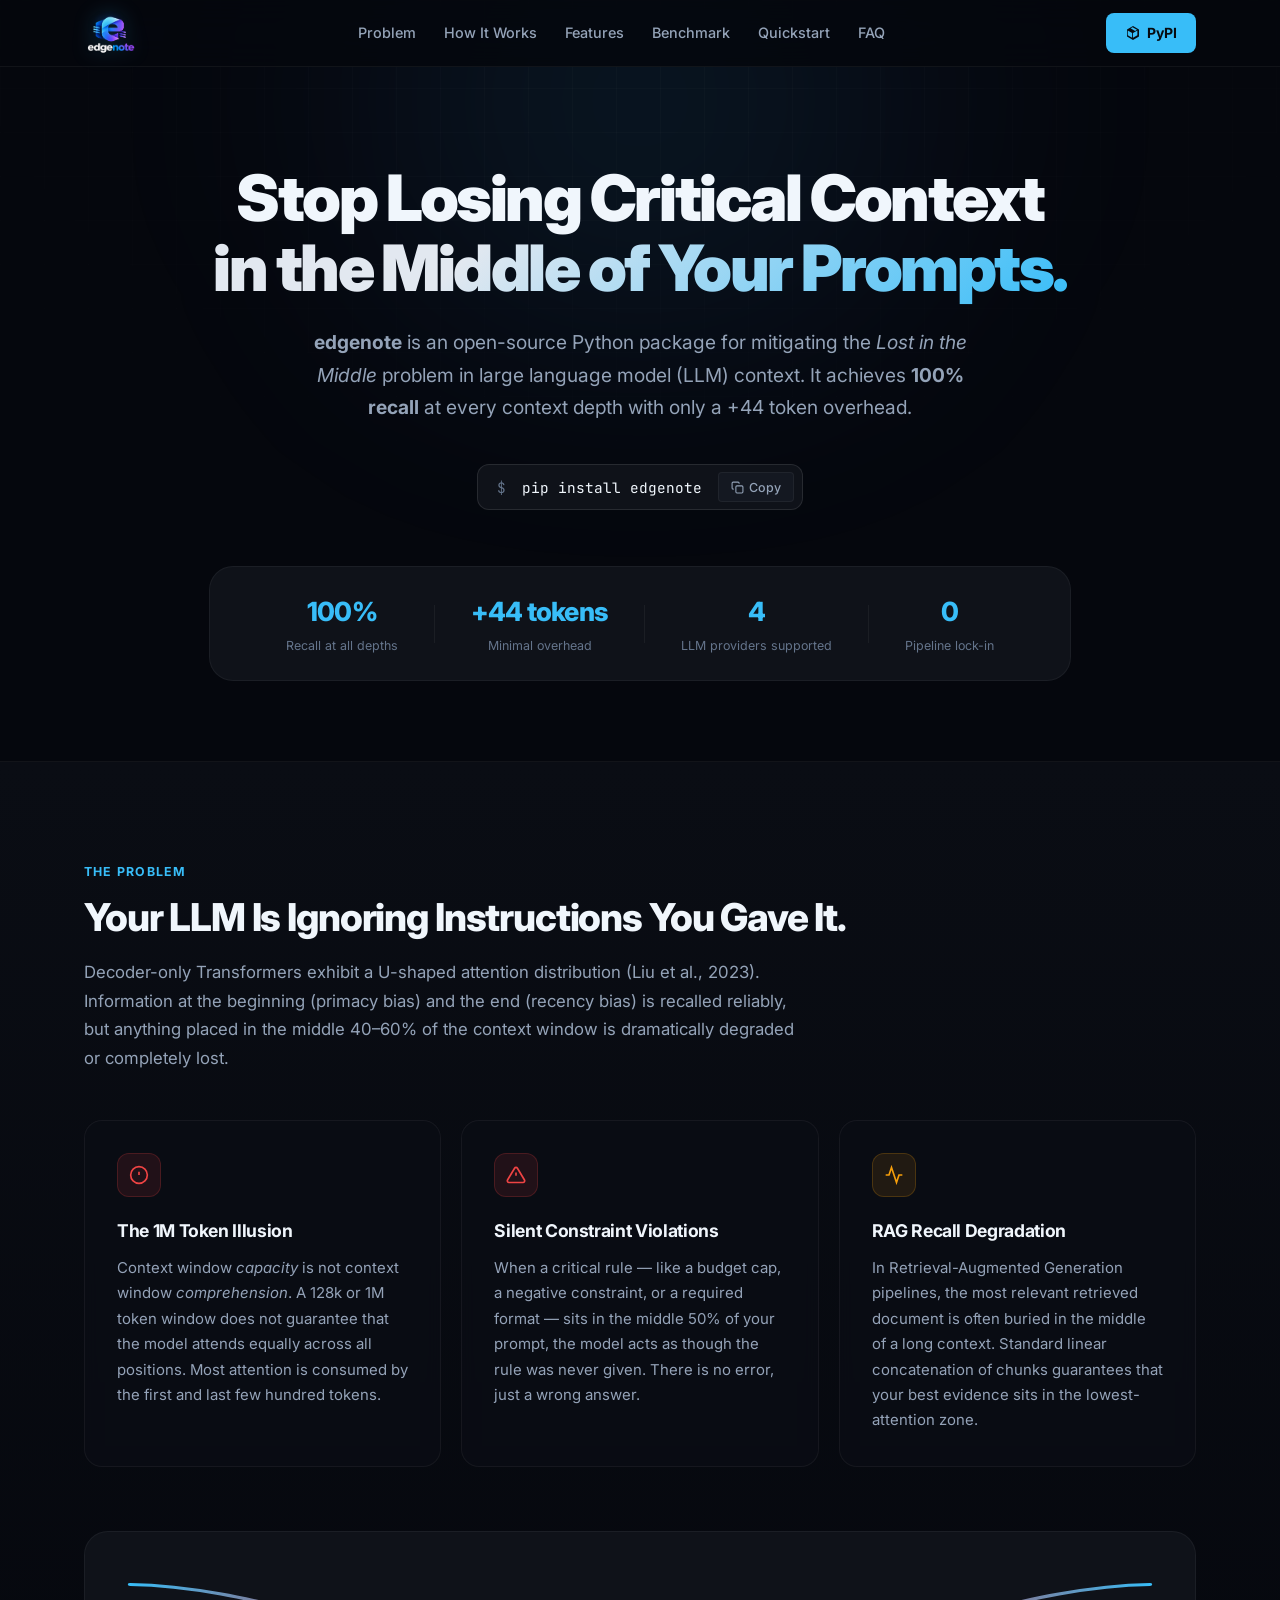
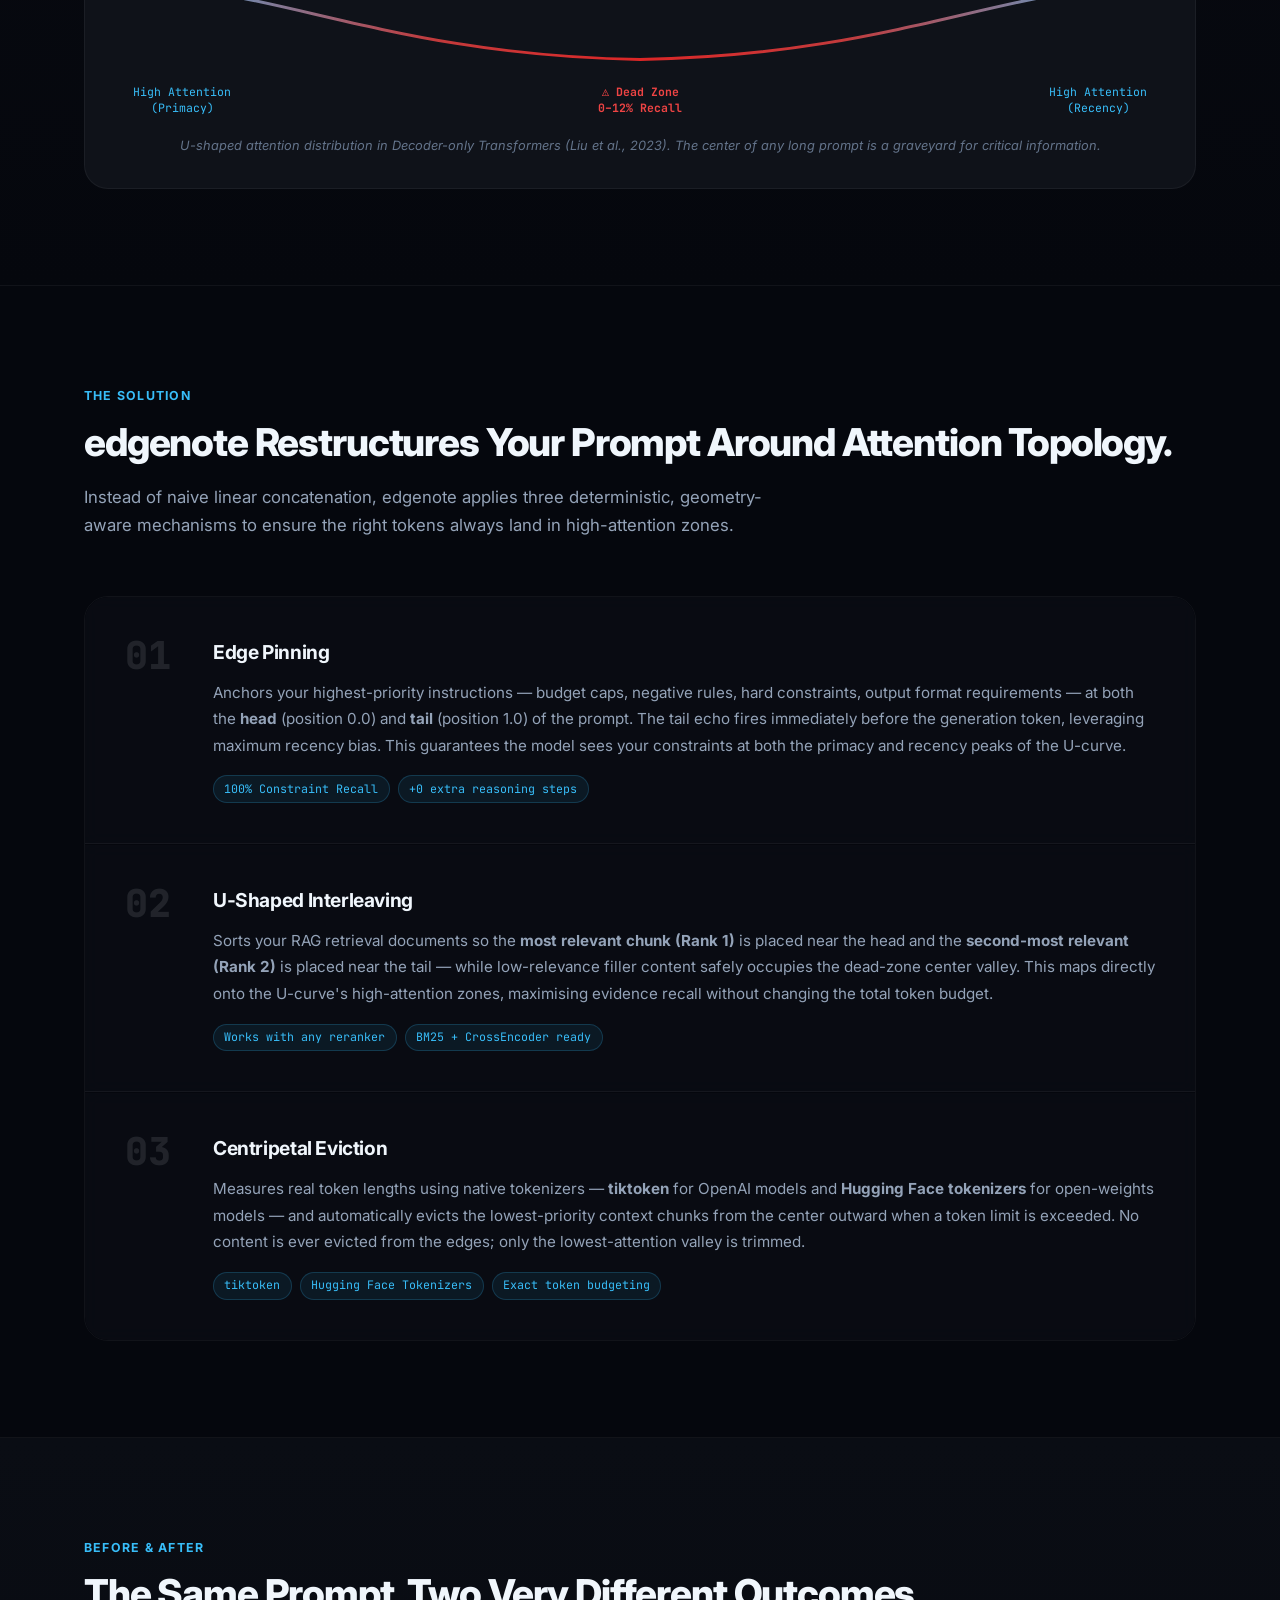
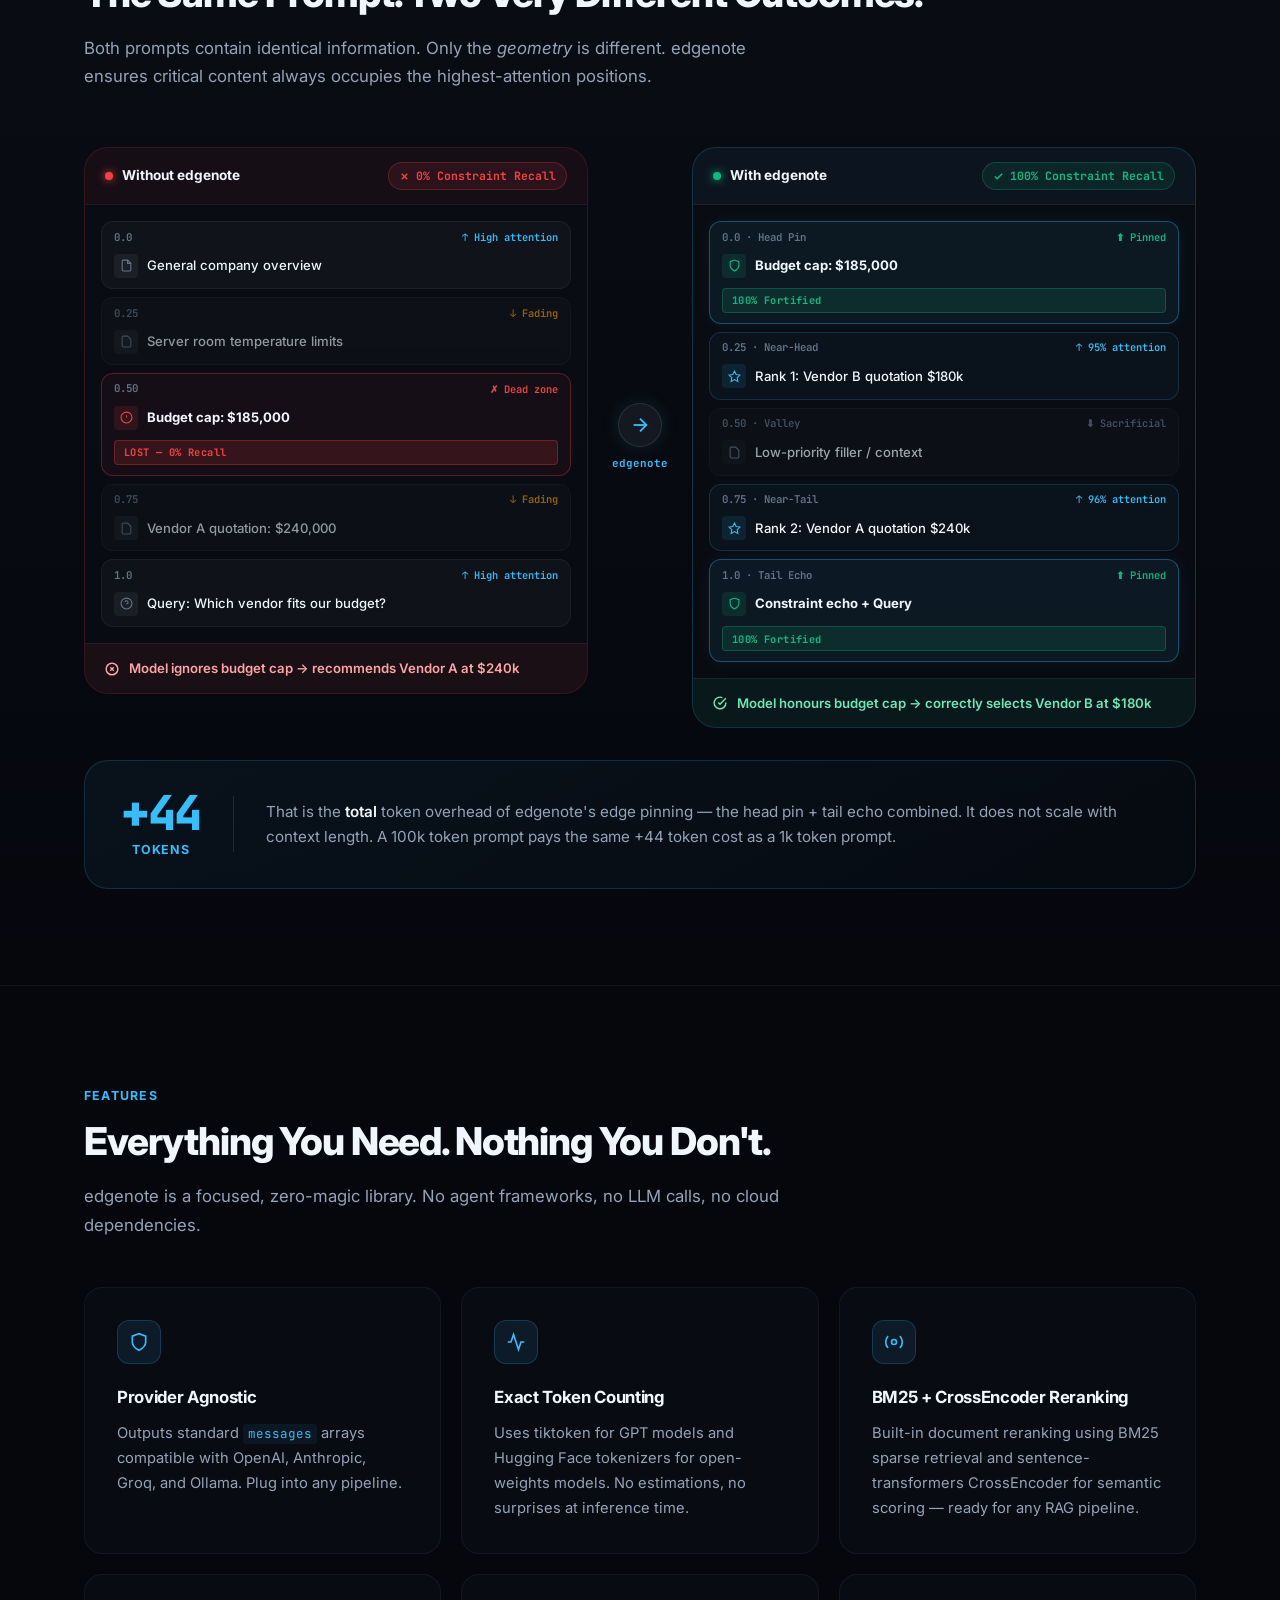
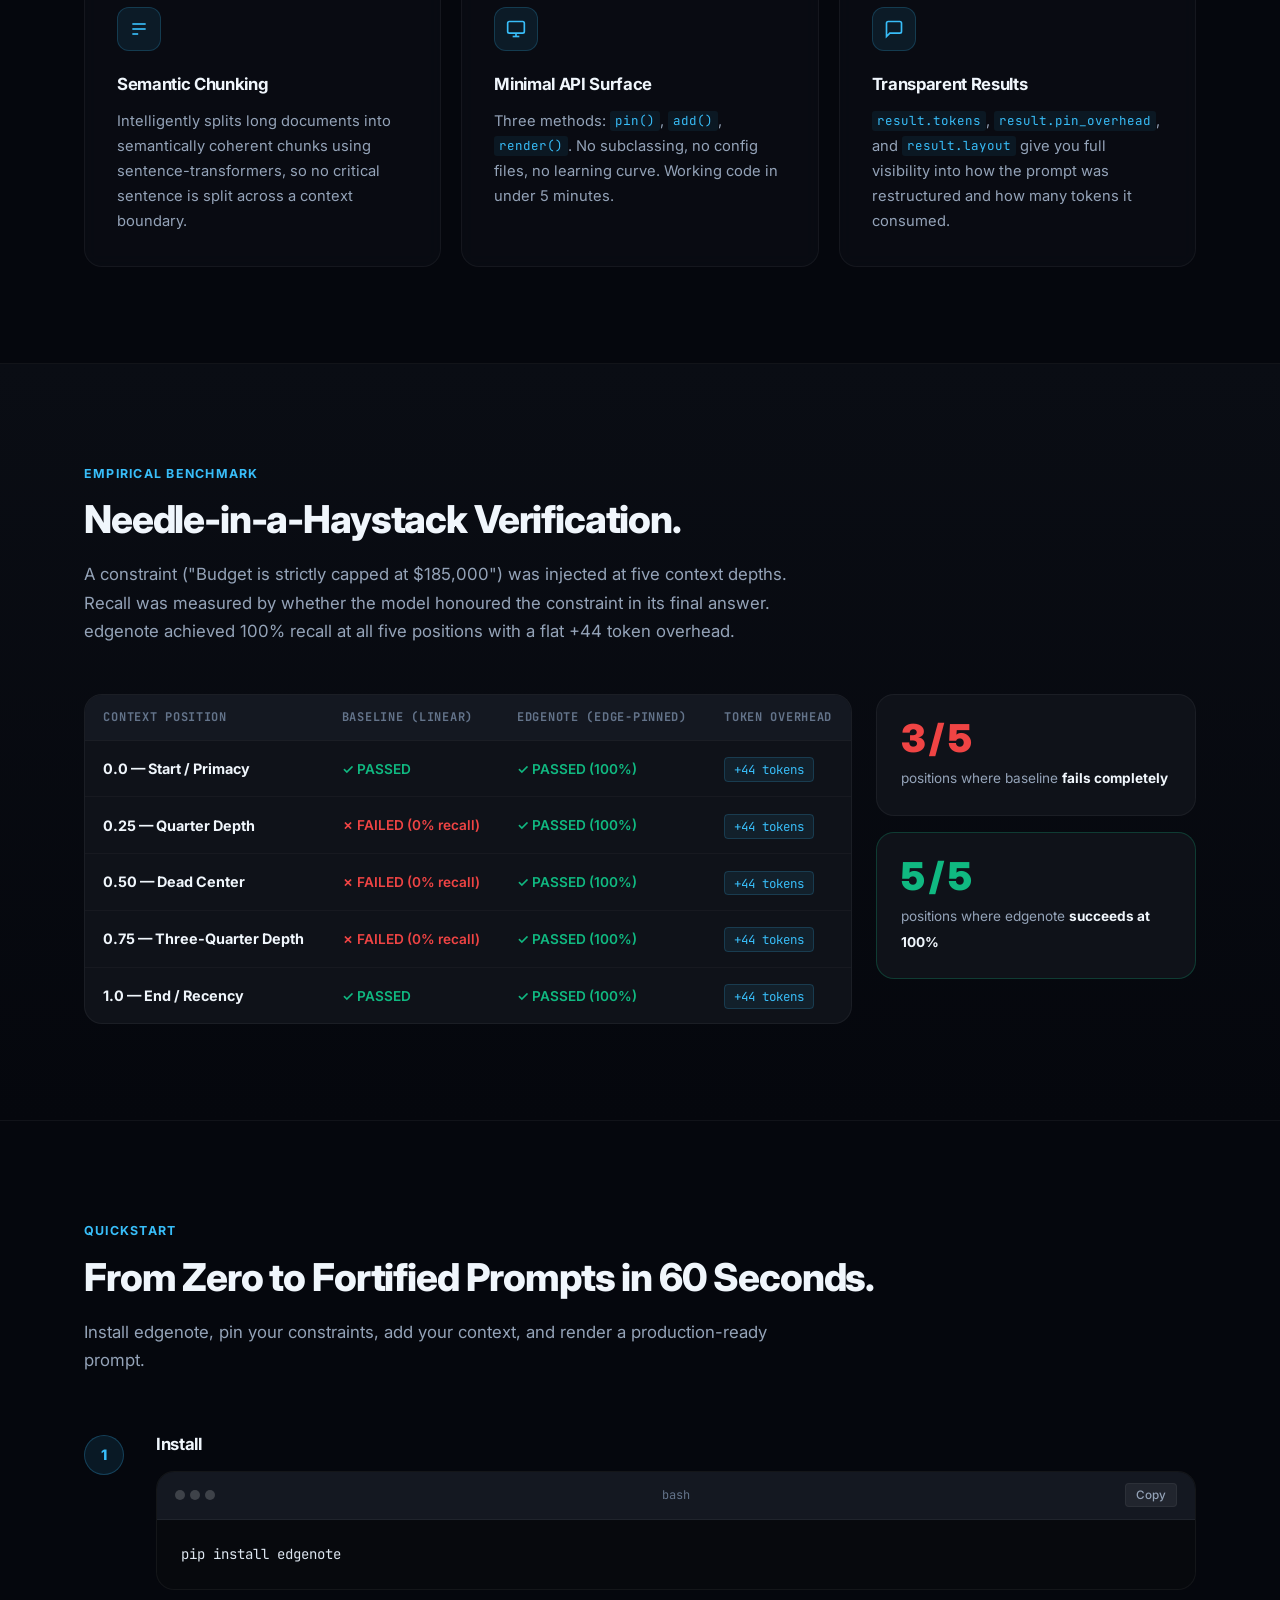
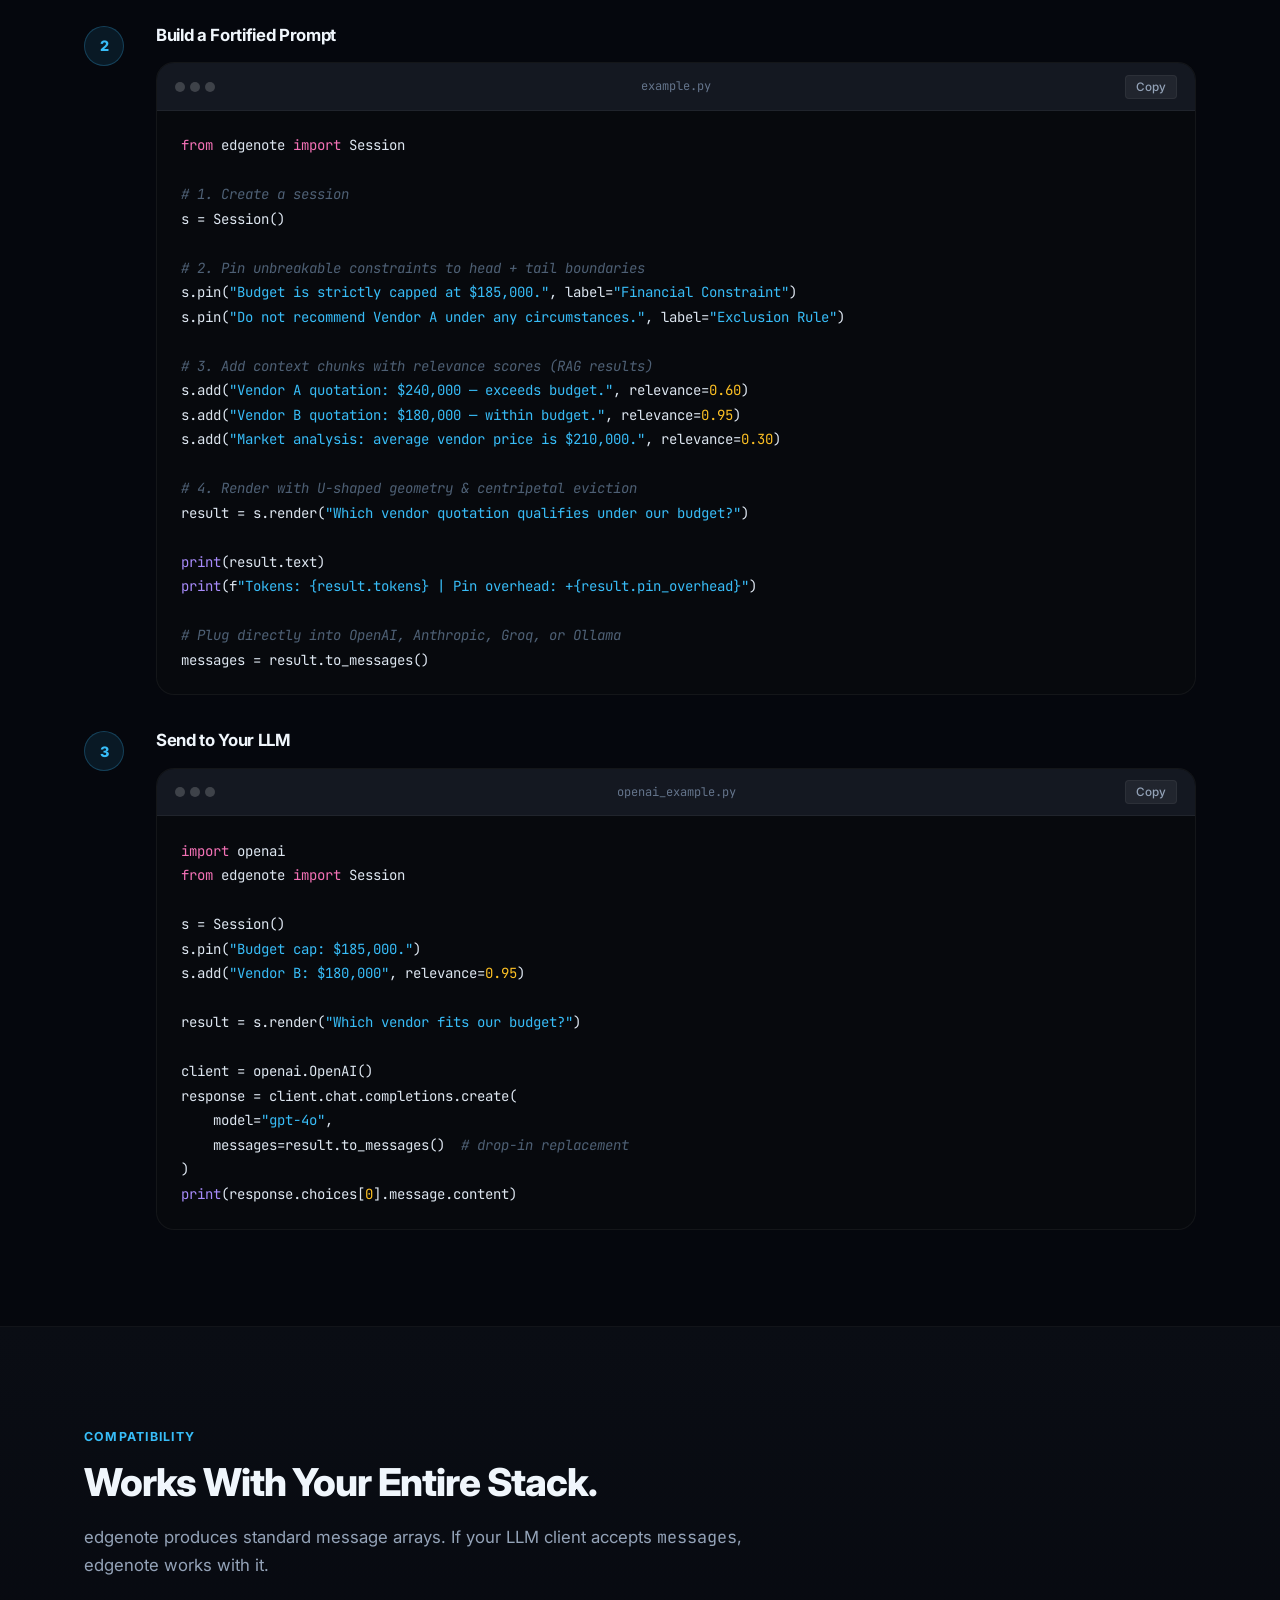
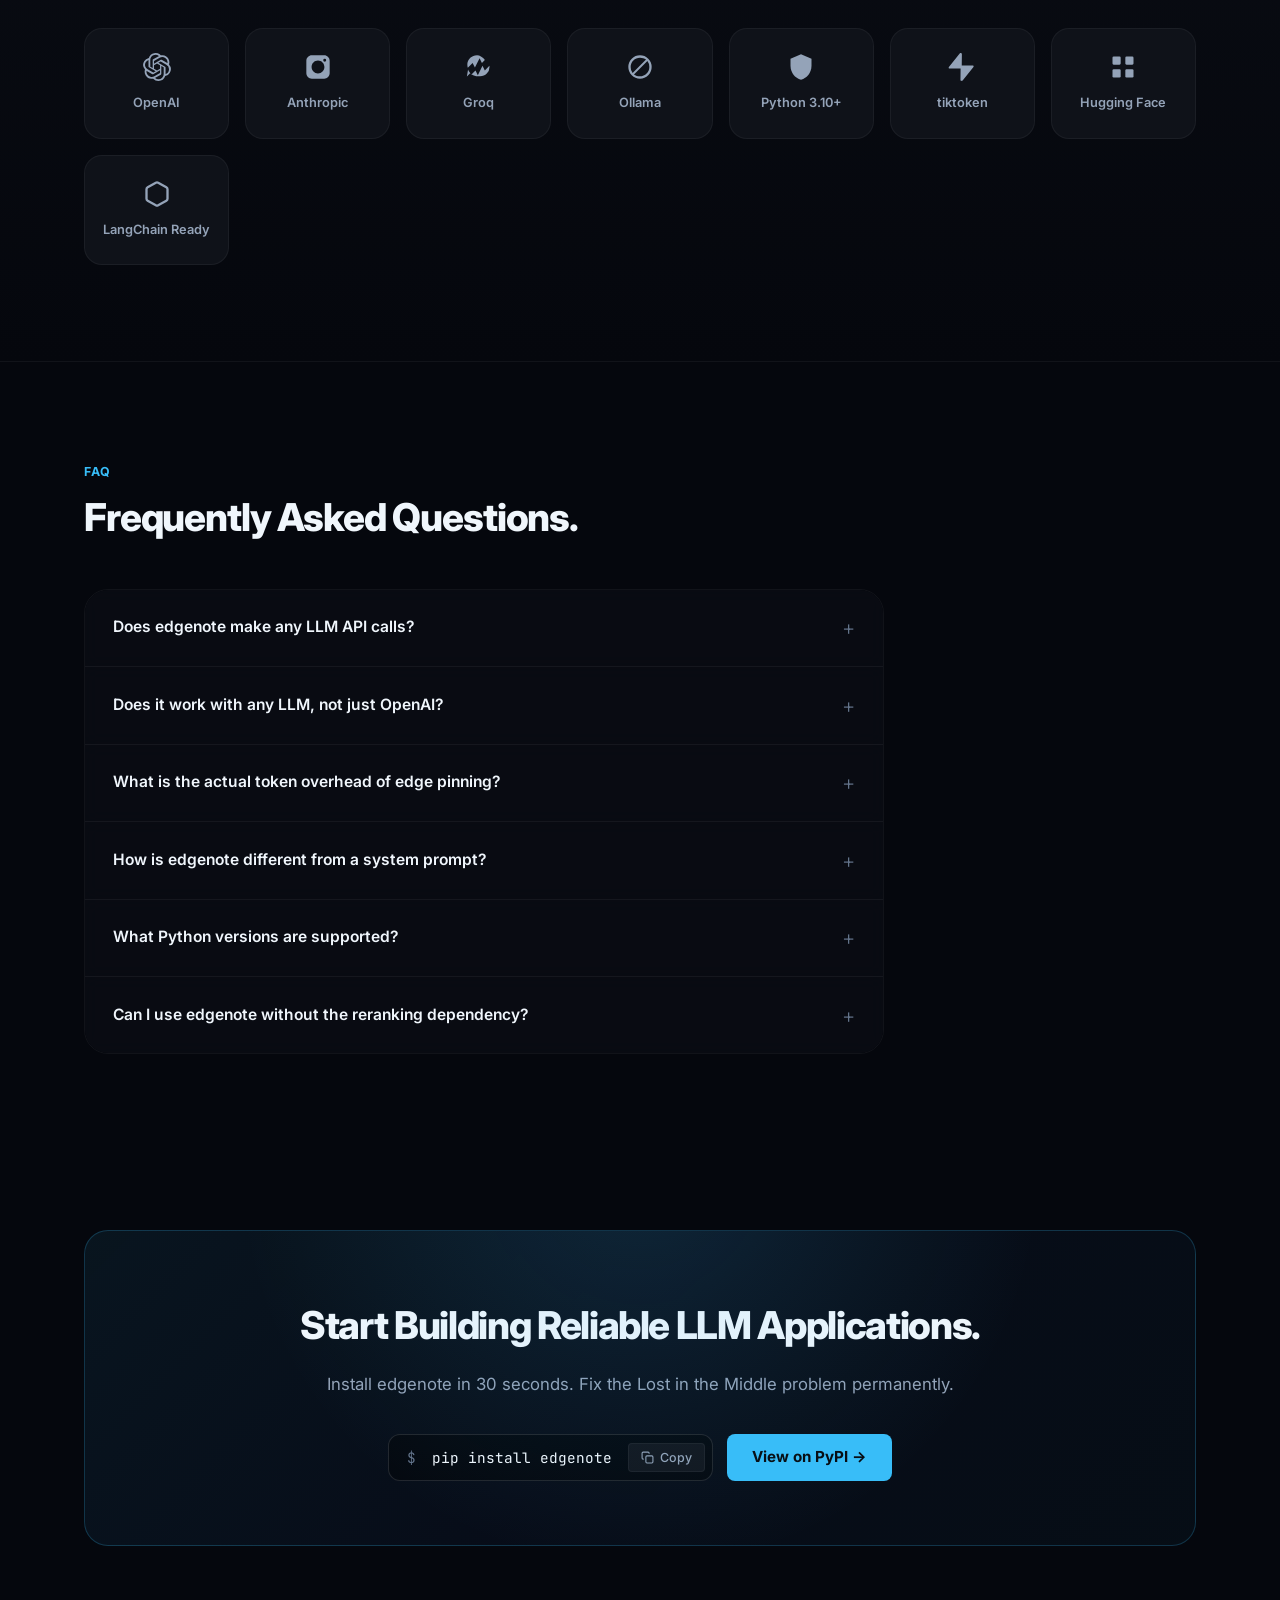
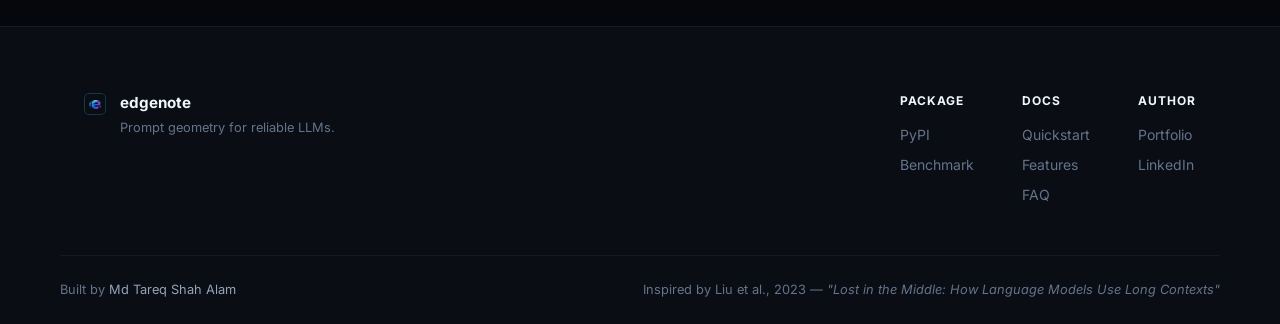
<file: index.html>
<!DOCTYPE html>
<html lang="en">

<head>
  <meta charset="UTF-8">
  <meta name="viewport" content="width=device-width, initial-scale=1.0">

  <!-- Primary SEO -->
  <title>edgenote</title>
  <meta name="description"
    content="edgenote is an open-source Python package for mitigating the Lost in the Middle problem in large language model (LLM) context. 100% recall at every context depth with +44 token overhead.">
  <meta name="keywords"
    content="edgenote, lost in the middle, LLM prompt optimization, RAG context window, edge pinning, Python package, prompt engineering, transformer attention, tiktoken, hugging face, OpenAI, Anthropic, context length, token counting, BM25 reranking">
  <meta name="author" content="Md Tareq Shah Alam">
  <meta name="robots" content="index, follow">

  <!-- Canonical & Sitemap -->
  <link rel="canonical" href="https://pyedgenote.github.io/">
  <link rel="sitemap" type="application/xml" title="Sitemap" href="/sitemap.xml">

  <!-- Open Graph -->
  <meta property="og:type" content="website">
  <meta property="og:url" content="https://pyedgenote.github.io/">
  <meta property="og:title" content="edgenote — Fix Lost in the Middle in LLM Prompts">
  <meta property="og:description"
    content="edgenote is an open-source Python package for mitigating the Lost in the Middle problem in large language model (LLM) context.">
  <meta property="og:site_name" content="edgenote">

  <!-- Twitter Card -->
  <meta name="twitter:card" content="summary_large_image">
  <meta name="twitter:title" content="edgenote — Fix Lost in the Middle in LLM Prompts">
  <meta name="twitter:description"
    content="edgenote is an open-source Python package for mitigating the Lost in the Middle problem in large language model (LLM) context.">

  <!-- Structured Data (JSON-LD) -->
  <script type="application/ld+json">
  {
    "@context": "https://schema.org",
    "@type": "SoftwareApplication",
    "name": "edgenote",
    "applicationCategory": "DeveloperApplication",
    "operatingSystem": "Python 3.10+",
    "description": "edgenote is an open-source Python package for mitigating the Lost in the Middle problem in large language model (LLM) context.",
    "url": "https://pyedgenote.github.io/",
    "downloadUrl": "https://pypi.org/project/edgenote/",
    "author": {
      "@type": "Person",
      "name": "Md Tareq Shah Alam",
      "url": "https://tareqshahalam.is-a.dev/"
    },
    "license": "https://pypi.org/project/edgenote/",
    "keywords": "LLM, prompt engineering, lost in the middle, RAG, context window, Python"
  }
  </script>

  <!-- Favicons -->
  <link rel="icon" type="image/png" sizes="32x32" href="favicon-32x32.png">
  <link rel="icon" type="image/png" sizes="16x16" href="favicon-16x16.png">
  <link rel="apple-touch-icon" sizes="180x180" href="apple-touch-icon.png">
  <link rel="shortcut icon" href="favicon.png">

  <!-- Fonts -->
  <link rel="preconnect" href="https://fonts.googleapis.com">
  <link rel="preconnect" href="https://fonts.gstatic.com" crossorigin>
  <link
    href="https://fonts.googleapis.com/css2?family=Inter:wght@400;500;600;700;800;900&family=JetBrains+Mono:wght@400;500;600&display=swap"
    rel="stylesheet">

  <!-- Stylesheet -->
  <link rel="stylesheet" href="css/style.css">
</head>

<body>

  <!-- Background -->
  <div class="bg-grid" aria-hidden="true"></div>
  <div class="bg-glow" aria-hidden="true"></div>

  <!-- ===== NAVIGATION ===== -->
  <header class="navbar" role="banner">
    <div class="container nav-inner">
      <a href="#" class="brand" aria-label="edgenote home">
        <img src="logo.png" alt="edgenote" class="brand-logo">
      </a>

      <nav aria-label="Primary navigation">
        <ul class="nav-links">
          <li><a href="#problem">Problem</a></li>
          <li><a href="#solution">How It Works</a></li>
          <li><a href="#features">Features</a></li>
          <li><a href="#benchmark">Benchmark</a></li>
          <li><a href="#quickstart">Quickstart</a></li>
          <li><a href="#faq">FAQ</a></li>
        </ul>
      </nav>

      <!-- <div class="nav-cta">
        <a href="https://github.com/tareqshahalam" target="_blank" rel="noopener noreferrer" class="btn-ghost" aria-label="GitHub">
          <svg width="18" height="18" viewBox="0 0 24 24" fill="currentColor" aria-hidden="true"><path d="M12 0C5.37 0 0 5.37 0 12c0 5.3 3.438 9.8 8.205 11.385.6.113.82-.258.82-.577 0-.285-.01-1.04-.015-2.04-3.338.724-4.042-1.61-4.042-1.61C4.422 18.07 3.633 17.7 3.633 17.7c-1.087-.744.084-.729.084-.729 1.205.084 1.838 1.236 1.838 1.236 1.07 1.835 2.809 1.305 3.495.998.108-.776.417-1.305.76-1.605-2.665-.3-5.466-1.332-5.466-5.93 0-1.31.465-2.38 1.235-3.22-.135-.303-.54-1.523.105-3.176 0 0 1.005-.322 3.3 1.23.96-.267 1.98-.399 3-.405 1.02.006 2.04.138 3 .405 2.28-1.552 3.285-1.23 3.285-1.23.645 1.653.24 2.873.12 3.176.765.84 1.23 1.91 1.23 3.22 0 4.61-2.805 5.625-5.475 5.92.42.36.81 1.096.81 2.22 0 1.606-.015 2.896-.015 3.286 0 .315.21.69.825.57C20.565 21.795 24 17.295 24 12c0-6.63-5.37-12-12-12"/></svg>
        </a> -->
      <a href="https://pypi.org/project/edgenote/" target="_blank" rel="noopener noreferrer" class="btn-primary">
        <svg width="14" height="14" viewBox="0 0 24 24" fill="currentColor" aria-hidden="true">
          <path
            d="M12 0L1.75 5.92v12.16L12 24l10.25-5.92V5.92L12 0zm-.75 2.14l7.63 4.41-3.32 1.92-7.63-4.41 3.32-1.92zm-8.25 5.4l7.5 4.34v8.13l-7.5-4.34V7.54zm16.5 8.13l-7.5 4.34v-8.13l7.5-4.34v8.13z" />
        </svg>
        PyPI
      </a>
    </div>
    </div>
  </header>

  <main id="main-content">

    <!-- ===== HERO ===== -->
    <section class="hero" id="overview" aria-labelledby="hero-heading">
      <div class="container">

        <h1 id="hero-heading">
          Stop Losing Critical Context<br>
          <span class="gradient-text">in the Middle of Your Prompts.</span>
        </h1>

        <p class="hero-sub">
          <strong>edgenote</strong> is an open-source Python package for mitigating the <em>Lost in the Middle</em>
          problem in large language model (LLM) context. It achieves <strong>100% recall</strong> at every context depth
          with only a +44 token overhead.
        </p>

        <div class="hero-actions">
          <div class="install-bar" id="installBar">
            <span class="install-prefix" aria-hidden="true">$</span>
            <code id="installCommandText">pip install edgenote</code>
            <button id="copyInstallBtn" class="copy-btn" aria-label="Copy pip install edgenote">
              <svg width="13" height="13" viewBox="0 0 24 24" fill="none" stroke="currentColor" stroke-width="2"
                aria-hidden="true">
                <rect x="9" y="9" width="13" height="13" rx="2" />
                <path d="M5 15H4a2 2 0 0 1-2-2V4a2 2 0 0 1 2-2h9a2 2 0 0 1 2 2v1" />
              </svg>
              <span>Copy</span>
            </button>
          </div>
          <!-- <a href="https://pypi.org/project/edgenote/" target="_blank" rel="noopener noreferrer" class="btn-outline">
            View on PyPI →
          </a> -->
        </div>

        <div class="hero-stats" role="list" aria-label="Package statistics">
          <div class="stat" role="listitem">
            <span class="stat-value">100%</span>
            <span class="stat-label">Recall at all depths</span>
          </div>
          <div class="stat-divider" aria-hidden="true"></div>
          <div class="stat" role="listitem">
            <span class="stat-value">+44 tokens</span>
            <span class="stat-label">Minimal overhead</span>
          </div>
          <div class="stat-divider" aria-hidden="true"></div>
          <div class="stat" role="listitem">
            <span class="stat-value">4</span>
            <span class="stat-label">LLM providers supported</span>
          </div>
          <div class="stat-divider" aria-hidden="true"></div>
          <div class="stat" role="listitem">
            <span class="stat-value">0</span>
            <span class="stat-label">Pipeline lock-in</span>
          </div>
        </div>

      </div>
    </section>

    <!-- ===== PROBLEM ===== -->
    <section class="section section-alt reveal" id="problem" aria-labelledby="problem-heading">
      <div class="container">
        <div class="section-label">The Problem</div>
        <h2 id="problem-heading" class="section-title">Your LLM Is Ignoring Instructions You Gave It.</h2>
        <p class="section-sub">
          Decoder-only Transformers exhibit a U-shaped attention distribution (Liu et al., 2023). Information at the
          beginning (primacy bias) and the end (recency bias) is recalled reliably, but anything placed in the middle
          40–60% of the context window is dramatically degraded or completely lost.
        </p>

        <div class="problem-grid">
          <article class="problem-card">
            <div class="problem-icon problem-icon--red" aria-hidden="true">
              <svg width="20" height="20" viewBox="0 0 24 24" fill="none" stroke="currentColor" stroke-width="2">
                <circle cx="12" cy="12" r="10" />
                <line x1="12" y1="8" x2="12" y2="12" />
                <line x1="12" y1="16" x2="12.01" y2="16" />
              </svg>
            </div>
            <h3>The 1M Token Illusion</h3>
            <p>Context window <em>capacity</em> is not context window <em>comprehension</em>. A 128k or 1M token window
              does not guarantee that the model attends equally across all positions. Most attention is consumed by the
              first and last few hundred tokens.</p>
          </article>

          <article class="problem-card">
            <div class="problem-icon problem-icon--red" aria-hidden="true">
              <svg width="20" height="20" viewBox="0 0 24 24" fill="none" stroke="currentColor" stroke-width="2">
                <path d="M10.29 3.86L1.82 18a2 2 0 0 0 1.71 3h16.94a2 2 0 0 0 1.71-3L13.71 3.86a2 2 0 0 0-3.42 0z" />
                <line x1="12" y1="9" x2="12" y2="13" />
                <line x1="12" y1="17" x2="12.01" y2="17" />
              </svg>
            </div>
            <h3>Silent Constraint Violations</h3>
            <p>When a critical rule — like a budget cap, a negative constraint, or a required format — sits in the
              middle 50% of your prompt, the model acts as though the rule was never given. There is no error, just a
              wrong answer.</p>
          </article>

          <article class="problem-card">
            <div class="problem-icon problem-icon--amber" aria-hidden="true">
              <svg width="20" height="20" viewBox="0 0 24 24" fill="none" stroke="currentColor" stroke-width="2">
                <polyline points="22 12 18 12 15 21 9 3 6 12 2 12" />
              </svg>
            </div>
            <h3>RAG Recall Degradation</h3>
            <p>In Retrieval-Augmented Generation pipelines, the most relevant retrieved document is often buried in the
              middle of a long context. Standard linear concatenation of chunks guarantees that your best evidence sits
              in the lowest-attention zone.</p>
          </article>
        </div>

        <!-- Attention curve visual -->
        <div class="attention-visual" aria-label="U-shaped attention curve diagram">
          <div class="attn-curve-wrap">
            <svg viewBox="0 0 800 120" preserveAspectRatio="none" class="attn-curve-svg" aria-hidden="true">
              <defs>
                <linearGradient id="attnGrad" x1="0%" y1="0%" x2="100%" y2="0%">
                  <stop offset="0%" stop-color="#38bdf8" stop-opacity="1" />
                  <stop offset="30%" stop-color="#ef4444" stop-opacity="0.8" />
                  <stop offset="50%" stop-color="#dc2626" stop-opacity="1" />
                  <stop offset="70%" stop-color="#ef4444" stop-opacity="0.8" />
                  <stop offset="100%" stop-color="#38bdf8" stop-opacity="1" />
                </linearGradient>
              </defs>
              <path d="M 10 15 C 120 18, 210 100, 400 105 C 590 100, 680 18, 790 15" fill="none" stroke="url(#attnGrad)"
                stroke-width="3.5" stroke-linecap="round" />
            </svg>
            <div class="attn-labels" aria-hidden="true">
              <span class="attn-label attn-label--good">High Attention<br>(Primacy)</span>
              <span class="attn-label attn-label--bad">⚠ Dead Zone<br>0–12% Recall</span>
              <span class="attn-label attn-label--good">High Attention<br>(Recency)</span>
            </div>
          </div>
          <p class="attn-caption">U-shaped attention distribution in Decoder-only Transformers (Liu et al., 2023). The
            center of any long prompt is a graveyard for critical information.</p>
        </div>

      </div>
    </section>

    <!-- ===== HOW IT WORKS / SOLUTION ===== -->
    <section class="section reveal" id="solution" aria-labelledby="solution-heading">
      <div class="container">
        <div class="section-label">The Solution</div>
        <h2 id="solution-heading" class="section-title">edgenote Restructures Your Prompt Around Attention Topology.
        </h2>
        <p class="section-sub">
          Instead of naive linear concatenation, edgenote applies three deterministic, geometry-aware mechanisms to
          ensure the right tokens always land in high-attention zones.
        </p>

        <div class="mechanism-list">

          <div class="mechanism reveal">
            <div class="mechanism-num" aria-hidden="true">01</div>
            <div class="mechanism-content">
              <h3>Edge Pinning</h3>
              <p>Anchors your highest-priority instructions — budget caps, negative rules, hard constraints, output
                format requirements — at both the <strong>head</strong> (position 0.0) and <strong>tail</strong>
                (position 1.0) of the prompt. The tail echo fires immediately before the generation token, leveraging
                maximum recency bias. This guarantees the model sees your constraints at both the primacy and recency
                peaks of the U-curve.</p>
              <div class="mechanism-tag">
                <span class="tag">100% Constraint Recall</span>
                <span class="tag">+0 extra reasoning steps</span>
              </div>
            </div>
          </div>

          <div class="mechanism reveal">
            <div class="mechanism-num" aria-hidden="true">02</div>
            <div class="mechanism-content">
              <h3>U-Shaped Interleaving</h3>
              <p>Sorts your RAG retrieval documents so the <strong>most relevant chunk (Rank 1)</strong> is placed near
                the head and the <strong>second-most relevant (Rank 2)</strong> is placed near the tail — while
                low-relevance filler content safely occupies the dead-zone center valley. This maps directly onto the
                U-curve's high-attention zones, maximising evidence recall without changing the total token budget.</p>
              <div class="mechanism-tag">
                <span class="tag">Works with any reranker</span>
                <span class="tag">BM25 + CrossEncoder ready</span>
              </div>
            </div>
          </div>

          <div class="mechanism reveal">
            <div class="mechanism-num" aria-hidden="true">03</div>
            <div class="mechanism-content">
              <h3>Centripetal Eviction</h3>
              <p>Measures real token lengths using native tokenizers — <strong>tiktoken</strong> for OpenAI models and
                <strong>Hugging Face tokenizers</strong> for open-weights models — and automatically evicts the
                lowest-priority context chunks from the center outward when a token limit is exceeded. No content is
                ever evicted from the edges; only the lowest-attention valley is trimmed.
              </p>
              <div class="mechanism-tag">
                <span class="tag">tiktoken</span>
                <span class="tag">Hugging Face Tokenizers</span>
                <span class="tag">Exact token budgeting</span>
              </div>
            </div>
          </div>

        </div>
      </div>
    </section>

    <!-- ===== PROMPT ANATOMY COMPARISON ===== -->
    <section class="section section-alt reveal" id="how-it-works" aria-labelledby="anatomy-heading">
      <div class="container">
        <div class="section-label">Before &amp; After</div>
        <h2 id="anatomy-heading" class="section-title">The Same Prompt. Two Very Different Outcomes.</h2>
        <p class="section-sub">Both prompts contain identical information. Only the <em>geometry</em> is different.
          edgenote ensures critical content always occupies the highest-attention positions.</p>

        <div class="anatomy-compare">

          <!-- BEFORE -->
          <div class="anatomy-panel anatomy-panel--bad">
            <div class="anatomy-panel-header">
              <div class="anatomy-panel-status">
                <span class="anatomy-status-dot anatomy-status-dot--bad"></span>
                <span class="anatomy-panel-label">Without edgenote</span>
              </div>
              <span class="anatomy-result-tag anatomy-result-tag--bad">
                <svg width="11" height="11" viewBox="0 0 24 24" fill="none" stroke="currentColor" stroke-width="3"
                  aria-hidden="true">
                  <line x1="18" y1="6" x2="6" y2="18" />
                  <line x1="6" y1="6" x2="18" y2="18" />
                </svg>
                0% Constraint Recall
              </span>
            </div>

            <div class="anatomy-slots">
              <div class="anatomy-slot anatomy-slot--neutral">
                <div class="anatomy-slot-pos">
                  <span class="anatomy-pos-label">0.0</span>
                  <span class="anatomy-attention anatomy-attention--high">↑ High attention</span>
                </div>
                <div class="anatomy-slot-body">
                  <div class="anatomy-slot-icon anatomy-slot-icon--neutral" aria-hidden="true">
                    <svg width="13" height="13" viewBox="0 0 24 24" fill="none" stroke="currentColor" stroke-width="2">
                      <path d="M14 2H6a2 2 0 0 0-2 2v16a2 2 0 0 0 2 2h12a2 2 0 0 0 2-2V8z" />
                      <polyline points="14 2 14 8 20 8" />
                    </svg>
                  </div>
                  <span>General company overview</span>
                </div>
              </div>

              <div class="anatomy-slot anatomy-slot--neutral anatomy-slot--fade">
                <div class="anatomy-slot-pos">
                  <span class="anatomy-pos-label">0.25</span>
                  <span class="anatomy-attention anatomy-attention--mid">↓ Fading</span>
                </div>
                <div class="anatomy-slot-body">
                  <div class="anatomy-slot-icon anatomy-slot-icon--neutral" aria-hidden="true">
                    <svg width="13" height="13" viewBox="0 0 24 24" fill="none" stroke="currentColor" stroke-width="2">
                      <path d="M14 2H6a2 2 0 0 0-2 2v16a2 2 0 0 0 2 2h12a2 2 0 0 0 2-2V8z" />
                    </svg>
                  </div>
                  <span>Server room temperature limits</span>
                </div>
              </div>

              <div class="anatomy-slot anatomy-slot--critical">
                <div class="anatomy-slot-pos">
                  <span class="anatomy-pos-label">0.50</span>
                  <span class="anatomy-attention anatomy-attention--dead">✗ Dead zone</span>
                </div>
                <div class="anatomy-slot-body">
                  <div class="anatomy-slot-icon anatomy-slot-icon--critical" aria-hidden="true">
                    <svg width="13" height="13" viewBox="0 0 24 24" fill="none" stroke="currentColor" stroke-width="2">
                      <circle cx="12" cy="12" r="10" />
                      <line x1="12" y1="8" x2="12" y2="12" />
                      <line x1="12" y1="16" x2="12.01" y2="16" />
                    </svg>
                  </div>
                  <strong>Budget cap: $185,000</strong>
                </div>
                <div class="anatomy-slot-lost" aria-label="This content is lost">LOST — 0% Recall</div>
              </div>

              <div class="anatomy-slot anatomy-slot--neutral anatomy-slot--fade">
                <div class="anatomy-slot-pos">
                  <span class="anatomy-pos-label">0.75</span>
                  <span class="anatomy-attention anatomy-attention--mid">↓ Fading</span>
                </div>
                <div class="anatomy-slot-body">
                  <div class="anatomy-slot-icon anatomy-slot-icon--neutral" aria-hidden="true">
                    <svg width="13" height="13" viewBox="0 0 24 24" fill="none" stroke="currentColor" stroke-width="2">
                      <path d="M14 2H6a2 2 0 0 0-2 2v16a2 2 0 0 0 2 2h12a2 2 0 0 0 2-2V8z" />
                    </svg>
                  </div>
                  <span>Vendor A quotation: $240,000</span>
                </div>
              </div>

              <div class="anatomy-slot anatomy-slot--neutral">
                <div class="anatomy-slot-pos">
                  <span class="anatomy-pos-label">1.0</span>
                  <span class="anatomy-attention anatomy-attention--high">↑ High attention</span>
                </div>
                <div class="anatomy-slot-body">
                  <div class="anatomy-slot-icon anatomy-slot-icon--neutral" aria-hidden="true">
                    <svg width="13" height="13" viewBox="0 0 24 24" fill="none" stroke="currentColor" stroke-width="2">
                      <circle cx="12" cy="12" r="10" />
                      <path d="M9.09 9a3 3 0 0 1 5.83 1c0 2-3 3-3 3" />
                      <line x1="12" y1="17" x2="12.01" y2="17" />
                    </svg>
                  </div>
                  <span>Query: Which vendor fits our budget?</span>
                </div>
              </div>
            </div>

            <div class="anatomy-outcome anatomy-outcome--bad">
              <svg width="14" height="14" viewBox="0 0 24 24" fill="none" stroke="currentColor" stroke-width="2.5"
                aria-hidden="true">
                <circle cx="12" cy="12" r="10" />
                <line x1="15" y1="9" x2="9" y2="15" />
                <line x1="9" y1="9" x2="15" y2="15" />
              </svg>
              Model ignores budget cap → recommends Vendor A at $240k
            </div>
          </div>

          <!-- DIVIDER ARROW -->
          <div class="anatomy-arrow" aria-hidden="true">
            <div class="anatomy-arrow-wrap">
              <svg width="22" height="22" viewBox="0 0 24 24" fill="none" stroke="currentColor" stroke-width="2">
                <line x1="5" y1="12" x2="19" y2="12" />
                <polyline points="12 5 19 12 12 19" />
              </svg>
            </div>
            <span class="anatomy-arrow-label">edgenote</span>
          </div>

          <!-- AFTER -->
          <div class="anatomy-panel anatomy-panel--good">
            <div class="anatomy-panel-header">
              <div class="anatomy-panel-status">
                <span class="anatomy-status-dot anatomy-status-dot--good"></span>
                <span class="anatomy-panel-label">With edgenote</span>
              </div>
              <span class="anatomy-result-tag anatomy-result-tag--good">
                <svg width="11" height="11" viewBox="0 0 24 24" fill="none" stroke="currentColor" stroke-width="3"
                  aria-hidden="true">
                  <polyline points="20 6 9 17 4 12" />
                </svg>
                100% Constraint Recall
              </span>
            </div>

            <div class="anatomy-slots">
              <div class="anatomy-slot anatomy-slot--pinned">
                <div class="anatomy-slot-pos">
                  <span class="anatomy-pos-label">0.0 · Head Pin</span>
                  <span class="anatomy-attention anatomy-attention--pinned">⬆ Pinned</span>
                </div>
                <div class="anatomy-slot-body">
                  <div class="anatomy-slot-icon anatomy-slot-icon--pinned" aria-hidden="true">
                    <svg width="13" height="13" viewBox="0 0 24 24" fill="none" stroke="currentColor" stroke-width="2">
                      <path d="M12 22s8-4 8-10V5l-8-3-8 3v7c0 6 8 10 8 10z" />
                    </svg>
                  </div>
                  <strong>Budget cap: $185,000</strong>
                </div>
                <div class="anatomy-slot-fortified">100% Fortified</div>
              </div>

              <div class="anatomy-slot anatomy-slot--near">
                <div class="anatomy-slot-pos">
                  <span class="anatomy-pos-label">0.25 · Near-Head</span>
                  <span class="anatomy-attention anatomy-attention--high">↑ 95% attention</span>
                </div>
                <div class="anatomy-slot-body">
                  <div class="anatomy-slot-icon anatomy-slot-icon--near" aria-hidden="true">
                    <svg width="13" height="13" viewBox="0 0 24 24" fill="none" stroke="currentColor" stroke-width="2">
                      <polygon
                        points="12 2 15.09 8.26 22 9.27 17 14.14 18.18 21.02 12 17.77 5.82 21.02 7 14.14 2 9.27 8.91 8.26 12 2" />
                    </svg>
                  </div>
                  <span>Rank 1: Vendor B quotation $180k</span>
                </div>
              </div>

              <div class="anatomy-slot anatomy-slot--valley">
                <div class="anatomy-slot-pos">
                  <span class="anatomy-pos-label">0.50 · Valley</span>
                  <span class="anatomy-attention anatomy-attention--valley">⬇ Sacrificial</span>
                </div>
                <div class="anatomy-slot-body">
                  <div class="anatomy-slot-icon anatomy-slot-icon--valley" aria-hidden="true">
                    <svg width="13" height="13" viewBox="0 0 24 24" fill="none" stroke="currentColor" stroke-width="2">
                      <path d="M14 2H6a2 2 0 0 0-2 2v16a2 2 0 0 0 2 2h12a2 2 0 0 0 2-2V8z" />
                    </svg>
                  </div>
                  <span>Low-priority filler / context</span>
                </div>
              </div>

              <div class="anatomy-slot anatomy-slot--near">
                <div class="anatomy-slot-pos">
                  <span class="anatomy-pos-label">0.75 · Near-Tail</span>
                  <span class="anatomy-attention anatomy-attention--high">↑ 96% attention</span>
                </div>
                <div class="anatomy-slot-body">
                  <div class="anatomy-slot-icon anatomy-slot-icon--near" aria-hidden="true">
                    <svg width="13" height="13" viewBox="0 0 24 24" fill="none" stroke="currentColor" stroke-width="2">
                      <polygon
                        points="12 2 15.09 8.26 22 9.27 17 14.14 18.18 21.02 12 17.77 5.82 21.02 7 14.14 2 9.27 8.91 8.26 12 2" />
                    </svg>
                  </div>
                  <span>Rank 2: Vendor A quotation $240k</span>
                </div>
              </div>

              <div class="anatomy-slot anatomy-slot--pinned">
                <div class="anatomy-slot-pos">
                  <span class="anatomy-pos-label">1.0 · Tail Echo</span>
                  <span class="anatomy-attention anatomy-attention--pinned">⬆ Pinned</span>
                </div>
                <div class="anatomy-slot-body">
                  <div class="anatomy-slot-icon anatomy-slot-icon--pinned" aria-hidden="true">
                    <svg width="13" height="13" viewBox="0 0 24 24" fill="none" stroke="currentColor" stroke-width="2">
                      <path d="M12 22s8-4 8-10V5l-8-3-8 3v7c0 6 8 10 8 10z" />
                    </svg>
                  </div>
                  <strong>Constraint echo + Query</strong>
                </div>
                <div class="anatomy-slot-fortified">100% Fortified</div>
              </div>
            </div>

            <div class="anatomy-outcome anatomy-outcome--good">
              <svg width="14" height="14" viewBox="0 0 24 24" fill="none" stroke="currentColor" stroke-width="2.5"
                aria-hidden="true">
                <path d="M22 11.08V12a10 10 0 1 1-5.93-9.14" />
                <polyline points="22 4 12 14.01 9 11.01" />
              </svg>
              Model honours budget cap → correctly selects Vendor B at $180k
            </div>
          </div>

        </div>

        <!-- Overhead callout -->
        <div class="anatomy-callout">
          <div class="anatomy-callout-stat">
            <span class="anatomy-callout-num">+44</span>
            <span class="anatomy-callout-unit">tokens</span>
          </div>
          <div class="anatomy-callout-divider" aria-hidden="true"></div>
          <p class="anatomy-callout-text">That is the <em>total</em> token overhead of edgenote's edge pinning — the
            head pin + tail echo combined. It does not scale with context length. A 100k token prompt pays the same +44
            token cost as a 1k token prompt.</p>
        </div>

      </div>
    </section>

    <!-- ===== FEATURES ===== -->
    <section class="section reveal" id="features" aria-labelledby="features-heading">
      <div class="container">
        <div class="section-label">Features</div>
        <h2 id="features-heading" class="section-title">Everything You Need. Nothing You Don't.</h2>
        <p class="section-sub">edgenote is a focused, zero-magic library. No agent frameworks, no LLM calls, no cloud
          dependencies.</p>

        <div class="features-grid">
          <article class="feature-card">
            <div class="feature-icon" aria-hidden="true">
              <svg width="20" height="20" viewBox="0 0 24 24" fill="none" stroke="currentColor" stroke-width="2">
                <path d="M12 22s8-4 8-10V5l-8-3-8 3v7c0 6 8 10 8 10z" />
              </svg>
            </div>
            <h3>Provider Agnostic</h3>
            <p>Outputs standard <code>messages</code> arrays compatible with OpenAI, Anthropic, Groq, and Ollama. Plug
              into any pipeline.</p>
          </article>

          <article class="feature-card">
            <div class="feature-icon" aria-hidden="true">
              <svg width="20" height="20" viewBox="0 0 24 24" fill="none" stroke="currentColor" stroke-width="2">
                <polyline points="22 12 18 12 15 21 9 3 6 12 2 12" />
              </svg>
            </div>
            <h3>Exact Token Counting</h3>
            <p>Uses tiktoken for GPT models and Hugging Face tokenizers for open-weights models. No estimations, no
              surprises at inference time.</p>
          </article>

          <article class="feature-card">
            <div class="feature-icon" aria-hidden="true">
              <svg width="20" height="20" viewBox="0 0 24 24" fill="none" stroke="currentColor" stroke-width="2">
                <circle cx="12" cy="12" r="3" />
                <path d="M19.07 4.93a10 10 0 0 1 0 14.14M4.93 4.93a10 10 0 0 0 0 14.14" />
              </svg>
            </div>
            <h3>BM25 + CrossEncoder Reranking</h3>
            <p>Built-in document reranking using BM25 sparse retrieval and sentence-transformers CrossEncoder for
              semantic scoring — ready for any RAG pipeline.</p>
          </article>

          <article class="feature-card">
            <div class="feature-icon" aria-hidden="true">
              <svg width="20" height="20" viewBox="0 0 24 24" fill="none" stroke="currentColor" stroke-width="2">
                <line x1="4" y1="6" x2="20" y2="6" />
                <line x1="4" y1="12" x2="20" y2="12" />
                <line x1="4" y1="18" x2="11" y2="18" />
              </svg>
            </div>
            <h3>Semantic Chunking</h3>
            <p>Intelligently splits long documents into semantically coherent chunks using sentence-transformers, so no
              critical sentence is split across a context boundary.</p>
          </article>

          <article class="feature-card">
            <div class="feature-icon" aria-hidden="true">
              <svg width="20" height="20" viewBox="0 0 24 24" fill="none" stroke="currentColor" stroke-width="2">
                <rect x="2" y="3" width="20" height="14" rx="2" />
                <line x1="8" y1="21" x2="16" y2="21" />
                <line x1="12" y1="17" x2="12" y2="21" />
              </svg>
            </div>
            <h3>Minimal API Surface</h3>
            <p>Three methods: <code>pin()</code>, <code>add()</code>, <code>render()</code>. No subclassing, no config
              files, no learning curve. Working code in under 5 minutes.</p>
          </article>

          <article class="feature-card">
            <div class="feature-icon" aria-hidden="true">
              <svg width="20" height="20" viewBox="0 0 24 24" fill="none" stroke="currentColor" stroke-width="2">
                <path d="M21 15a2 2 0 0 1-2 2H7l-4 4V5a2 2 0 0 1 2-2h14a2 2 0 0 1 2 2z" />
              </svg>
            </div>
            <h3>Transparent Results</h3>
            <p><code>result.tokens</code>, <code>result.pin_overhead</code>, and <code>result.layout</code> give you
              full visibility into how the prompt was restructured and how many tokens it consumed.</p>
          </article>
        </div>
      </div>
    </section>

    <!-- ===== BENCHMARK ===== -->
    <section class="section section-alt reveal" id="benchmark" aria-labelledby="benchmark-heading">
      <div class="container">
        <div class="section-label">Empirical Benchmark</div>
        <h2 id="benchmark-heading" class="section-title">Needle-in-a-Haystack Verification.</h2>
        <p class="section-sub">
          A constraint ("Budget is strictly capped at $185,000") was injected at five context depths. Recall was
          measured by whether the model honoured the constraint in its final answer. edgenote achieved 100% recall at
          all five positions with a flat +44 token overhead.
        </p>

        <div class="bench-wrap">
          <div class="bench-card">
            <table class="bench-table">
              <caption class="sr-only">Benchmark results comparing baseline prompt against edgenote across context
                positions</caption>
              <thead>
                <tr>
                  <th scope="col">Context Position</th>
                  <th scope="col">Baseline (Linear)</th>
                  <th scope="col">edgenote (Edge-Pinned)</th>
                  <th scope="col">Token Overhead</th>
                </tr>
              </thead>
              <tbody>
                <tr>
                  <td><strong>0.0 — Start / Primacy</strong></td>
                  <td><span class="status-pass">✓ PASSED</span></td>
                  <td><span class="status-pass">✓ PASSED (100%)</span></td>
                  <td><span class="overhead-tag">+44 tokens</span></td>
                </tr>
                <tr>
                  <td><strong>0.25 — Quarter Depth</strong></td>
                  <td><span class="status-fail">✗ FAILED (0% recall)</span></td>
                  <td><span class="status-pass">✓ PASSED (100%)</span></td>
                  <td><span class="overhead-tag">+44 tokens</span></td>
                </tr>
                <tr>
                  <td><strong>0.50 — Dead Center</strong></td>
                  <td><span class="status-fail">✗ FAILED (0% recall)</span></td>
                  <td><span class="status-pass">✓ PASSED (100%)</span></td>
                  <td><span class="overhead-tag">+44 tokens</span></td>
                </tr>
                <tr>
                  <td><strong>0.75 — Three-Quarter Depth</strong></td>
                  <td><span class="status-fail">✗ FAILED (0% recall)</span></td>
                  <td><span class="status-pass">✓ PASSED (100%)</span></td>
                  <td><span class="overhead-tag">+44 tokens</span></td>
                </tr>
                <tr>
                  <td><strong>1.0 — End / Recency</strong></td>
                  <td><span class="status-pass">✓ PASSED</span></td>
                  <td><span class="status-pass">✓ PASSED (100%)</span></td>
                  <td><span class="overhead-tag">+44 tokens</span></td>
                </tr>
              </tbody>
            </table>
          </div>

          <aside class="bench-summary" aria-label="Benchmark summary">
            <div class="bench-stat-block">
              <span class="bench-big">3 / 5</span>
              <span class="bench-label">positions where baseline <strong>fails completely</strong></span>
            </div>
            <div class="bench-stat-block bench-stat-block--success">
              <span class="bench-big">5 / 5</span>
              <span class="bench-label">positions where edgenote <strong>succeeds at 100%</strong></span>
            </div>
            <!-- <p class="bench-note">Benchmark run with GPT-4o-mini on a 4,000-token haystack. Code available in the <a
                href="https://github.com/tareqshahalam" target="_blank" rel="noopener noreferrer">GitHub repository</a>.
            </p> -->
          </aside>
        </div>
      </div>
    </section>

    <!-- ===== QUICKSTART ===== -->
    <section class="section reveal" id="quickstart" aria-labelledby="quickstart-heading">
      <div class="container">
        <div class="section-label">Quickstart</div>
        <h2 id="quickstart-heading" class="section-title">From Zero to Fortified Prompts in 60 Seconds.</h2>
        <p class="section-sub">Install edgenote, pin your constraints, add your context, and render a production-ready
          prompt.</p>

        <div class="qs-steps">

          <div class="qs-step">
            <div class="qs-step-num" aria-hidden="true">1</div>
            <div class="qs-step-content">
              <h3>Install</h3>
              <div class="code-block">
                <div class="code-block-header">
                  <div class="code-dots" aria-hidden="true"><span></span><span></span><span></span></div>
                  <span class="code-lang">bash</span>
                  <button class="code-copy-btn" data-target="codeInstall" aria-label="Copy code">Copy</button>
                </div>
                <pre class="code-pre" id="codeInstall"><code>pip install edgenote</code></pre>
              </div>
            </div>
          </div>

          <div class="qs-step">
            <div class="qs-step-num" aria-hidden="true">2</div>
            <div class="qs-step-content">
              <h3>Build a Fortified Prompt</h3>
              <div class="code-block">
                <div class="code-block-header">
                  <div class="code-dots" aria-hidden="true"><span></span><span></span><span></span></div>
                  <span class="code-lang">example.py</span>
                  <button class="code-copy-btn" data-target="codeMain" aria-label="Copy code">Copy</button>
                </div>
                <pre class="code-pre" id="codeMain"><code><span class="tk-kw">from</span> edgenote <span class="tk-kw">import</span> Session

<span class="tk-cmt"># 1. Create a session</span>
s = Session()

<span class="tk-cmt"># 2. Pin unbreakable constraints to head + tail boundaries</span>
s.pin(<span class="tk-str">"Budget is strictly capped at $185,000."</span>, label=<span class="tk-str">"Financial Constraint"</span>)
s.pin(<span class="tk-str">"Do not recommend Vendor A under any circumstances."</span>, label=<span class="tk-str">"Exclusion Rule"</span>)

<span class="tk-cmt"># 3. Add context chunks with relevance scores (RAG results)</span>
s.add(<span class="tk-str">"Vendor A quotation: $240,000 — exceeds budget."</span>, relevance=<span class="tk-num">0.60</span>)
s.add(<span class="tk-str">"Vendor B quotation: $180,000 — within budget."</span>, relevance=<span class="tk-num">0.95</span>)
s.add(<span class="tk-str">"Market analysis: average vendor price is $210,000."</span>, relevance=<span class="tk-num">0.30</span>)

<span class="tk-cmt"># 4. Render with U-shaped geometry &amp; centripetal eviction</span>
result = s.render(<span class="tk-str">"Which vendor quotation qualifies under our budget?"</span>)

<span class="tk-fn">print</span>(result.text)
<span class="tk-fn">print</span>(f<span class="tk-str">"Tokens: {result.tokens} | Pin overhead: +{result.pin_overhead}"</span>)

<span class="tk-cmt"># Plug directly into OpenAI, Anthropic, Groq, or Ollama</span>
messages = result.to_messages()</code></pre>
              </div>
            </div>
          </div>

          <div class="qs-step">
            <div class="qs-step-num" aria-hidden="true">3</div>
            <div class="qs-step-content">
              <h3>Send to Your LLM</h3>
              <div class="code-block">
                <div class="code-block-header">
                  <div class="code-dots" aria-hidden="true"><span></span><span></span><span></span></div>
                  <span class="code-lang">openai_example.py</span>
                  <button class="code-copy-btn" data-target="codeOpenAI" aria-label="Copy code">Copy</button>
                </div>
                <pre class="code-pre" id="codeOpenAI"><code><span class="tk-kw">import</span> openai
<span class="tk-kw">from</span> edgenote <span class="tk-kw">import</span> Session

s = Session()
s.pin(<span class="tk-str">"Budget cap: $185,000."</span>)
s.add(<span class="tk-str">"Vendor B: $180,000"</span>, relevance=<span class="tk-num">0.95</span>)

result = s.render(<span class="tk-str">"Which vendor fits our budget?"</span>)

client = openai.OpenAI()
response = client.chat.completions.create(
    model=<span class="tk-str">"gpt-4o"</span>,
    messages=result.to_messages()  <span class="tk-cmt"># drop-in replacement</span>
)
<span class="tk-fn">print</span>(response.choices[<span class="tk-num">0</span>].message.content)</code></pre>
              </div>
            </div>
          </div>

        </div>
      </div>
    </section>

    <!-- ===== COMPATIBILITY ===== -->
    <section class="section section-alt reveal" id="compatibility" aria-labelledby="compat-heading">
      <div class="container">
        <div class="section-label">Compatibility</div>
        <h2 id="compat-heading" class="section-title">Works With Your Entire Stack.</h2>
        <p class="section-sub">edgenote produces standard message arrays. If your LLM client accepts
          <code>messages</code>, edgenote works with it.
        </p>

        <div class="compat-grid">
          <div class="compat-card">
            <div class="compat-logo" aria-hidden="true">
              <svg width="28" height="28" viewBox="0 0 24 24" fill="currentColor">
                <path
                  d="M22.2819 9.8211a5.9847 5.9847 0 0 0-.5157-4.9108 6.0462 6.0462 0 0 0-6.5098-2.9A6.0651 6.0651 0 0 0 4.9807 4.1818a5.9847 5.9847 0 0 0-3.9977 2.9 6.0462 6.0462 0 0 0 .7427 7.0966 5.98 5.98 0 0 0 .511 4.9107 6.051 6.051 0 0 0 6.5146 2.9001A5.9847 5.9847 0 0 0 13.2599 24a6.0557 6.0557 0 0 0 5.7718-4.2058 5.9894 5.9894 0 0 0 3.9977-2.9001 6.0557 6.0557 0 0 0-.7475-7.0729zm-9.022 12.6081a4.4755 4.4755 0 0 1-2.8764-1.0408l.1419-.0804 4.7783-2.7582a.7948.7948 0 0 0 .3927-.6813v-6.7369l2.02 1.1686a.071.071 0 0 1 .038.052v5.5826a4.504 4.504 0 0 1-4.4945 4.4944zm-9.6607-4.1254a4.4708 4.4708 0 0 1-.5346-3.0137l.142.0852 4.783 2.7582a.7712.7712 0 0 0 .7806 0l5.8428-3.3685v2.3324a.0804.0804 0 0 1-.0332.0615L9.74 19.9502a4.4992 4.4992 0 0 1-6.1408-1.6464zM2.3408 7.8956a4.485 4.485 0 0 1 2.3655-1.9728V11.6a.7664.7664 0 0 0 .3879.6765l5.8144 3.3543-2.0201 1.1685a.0757.0757 0 0 1-.071 0l-4.8303-2.7865A4.504 4.504 0 0 1 2.3408 7.872zm16.5963 3.8558L13.1038 8.364 15.1192 7.2a.0757.0757 0 0 1 .071 0l4.8303 2.7913a4.4944 4.4944 0 0 1-.6765 8.1042v-5.6772a.79.79 0 0 0-.407-.667zm2.0107-3.0231l-.142-.0852-4.7735-2.7818a.7759.7759 0 0 0-.7854 0L9.409 9.2297V6.8974a.0662.0662 0 0 1 .0284-.0615l4.8303-2.7866a4.4992 4.4992 0 0 1 6.6802 4.66zM8.3065 12.863l-2.02-1.1638a.0804.0804 0 0 1-.038-.0567V6.0742a4.4992 4.4992 0 0 1 7.3757-3.4537l-.142.0805L8.704 5.459a.7948.7948 0 0 0-.3927.6813zm1.0976-2.3654l2.602-1.4998 2.6069 1.4998v2.9994l-2.5974 1.4997-2.6067-1.4997Z" />
              </svg>
            </div>
            <span class="compat-name">OpenAI</span>
          </div>
          <div class="compat-card">
            <div class="compat-logo" aria-hidden="true">
              <svg width="28" height="28" viewBox="0 0 24 24" fill="currentColor">
                <path
                  d="M17.3 2.001H6.7C4.149 2.001 2 4.15 2 6.701v10.598C2 19.851 4.149 22 6.7 22h10.6c2.551 0 4.7-2.149 4.7-4.701V6.701C22 4.15 19.851 2.001 17.3 2.001zM12 17.5c-3.033 0-5.5-2.467-5.5-5.5S8.967 6.5 12 6.5s5.5 2.467 5.5 5.5-2.467 5.5-5.5 5.5zm5.75-10a1.25 1.25 0 1 1 0-2.5 1.25 1.25 0 0 1 0 2.5z" />
              </svg>
            </div>
            <span class="compat-name">Anthropic</span>
          </div>
          <div class="compat-card">
            <div class="compat-logo" aria-hidden="true">
              <svg width="28" height="28" viewBox="0 0 24 24" fill="currentColor">
                <path
                  d="M8.562 2.119C4.832 2.847 2 6.093 2 10c0 .898.142 1.766.407 2.58L6.5 8.5l2 4 4-8 2 4 2.5-2.5C16.488 5.1 14.905 3.498 12.919 2.546A8.016 8.016 0 0 0 12 2.08a8.08 8.08 0 0 0-3.438.039zM2.63 14.13C3.89 17.533 7.17 20 11.053 20H13c2.21 0 4.21-.895 5.657-2.343A7.975 7.975 0 0 0 21 12c0-.37-.025-.734-.074-1.09L17 15l-2-4-4 8-2-4-3.5 3.5c-.333-.406-.635-.839-.89-1.303l-2.986 2.936a.069.069 0 0 1-.014-.003z" />
              </svg>
            </div>
            <span class="compat-name">Groq</span>
          </div>
          <div class="compat-card">
            <div class="compat-logo" aria-hidden="true">
              <svg width="28" height="28" viewBox="0 0 24 24" fill="currentColor">
                <path
                  d="M12 2a10 10 0 1 0 0 20A10 10 0 0 0 12 2zm0 2c1.93 0 3.71.62 5.17 1.66L5.66 17.17A7.96 7.96 0 0 1 4 12c0-4.41 3.59-8 8-8zm0 16c-1.93 0-3.71-.62-5.17-1.66L18.34 6.83A7.96 7.96 0 0 1 20 12c0 4.41-3.59 8-8 8z" />
              </svg>
            </div>
            <span class="compat-name">Ollama</span>
          </div>
          <div class="compat-card">
            <div class="compat-logo" aria-hidden="true">
              <svg width="28" height="28" viewBox="0 0 24 24" fill="currentColor">
                <path d="M12 1L3 5v6c0 5.55 3.84 10.74 9 12 5.16-1.26 9-6.45 9-12V5l-9-4z" />
              </svg>
            </div>
            <span class="compat-name">Python 3.10+</span>
          </div>
          <div class="compat-card">
            <div class="compat-logo" aria-hidden="true">
              <svg width="28" height="28" viewBox="0 0 24 24" fill="currentColor">
                <path
                  d="M11.9 1.036c-.015-.986-1.26-1.41-1.874-.637L.764 12.05C.33 12.59.722 13.39 1.4 13.39h9.4l-.12 9.574c.015.986 1.261 1.41 1.875.637l9.262-11.652c.434-.54.042-1.34-.636-1.34h-9.4l.12-9.574z" />
              </svg>
            </div>
            <span class="compat-name">tiktoken</span>
          </div>
          <div class="compat-card">
            <div class="compat-logo" aria-hidden="true">
              <svg width="28" height="28" viewBox="0 0 24 24" fill="currentColor">
                <rect x="3" y="3" width="7" height="7" rx="1" />
                <rect x="14" y="3" width="7" height="7" rx="1" />
                <rect x="3" y="14" width="7" height="7" rx="1" />
                <rect x="14" y="14" width="7" height="7" rx="1" />
              </svg>
            </div>
            <span class="compat-name">Hugging Face</span>
          </div>
          <div class="compat-card">
            <div class="compat-logo" aria-hidden="true">
              <svg width="28" height="28" viewBox="0 0 24 24" fill="none" stroke="currentColor" stroke-width="2">
                <path
                  d="M21 16V8a2 2 0 0 0-1-1.73l-7-4a2 2 0 0 0-2 0l-7 4A2 2 0 0 0 3 8v8a2 2 0 0 0 1 1.73l7 4a2 2 0 0 0 2 0l7-4A2 2 0 0 0 21 16z" />
              </svg>
            </div>
            <span class="compat-name">LangChain Ready</span>
          </div>
        </div>
      </div>
    </section>

    <!-- ===== FAQ ===== -->
    <section class="section reveal" id="faq" aria-labelledby="faq-heading">
      <div class="container">
        <div class="section-label">FAQ</div>
        <h2 id="faq-heading" class="section-title">Frequently Asked Questions.</h2>

        <div class="faq-list" role="list">

          <details class="faq-item" role="listitem">
            <summary class="faq-q">Does edgenote make any LLM API calls?</summary>
            <div class="faq-a">
              <p>No. edgenote is a pure prompt-structuring library. It only rearranges text and counts tokens on your
                local machine. It has no network dependencies at runtime and never sends your data anywhere.</p>
            </div>
          </details>

          <details class="faq-item" role="listitem">
            <summary class="faq-q">Does it work with any LLM, not just OpenAI?</summary>
            <div class="faq-a">
              <p>Yes. edgenote outputs a standard <code>messages</code> list (the OpenAI chat format). This format is
                accepted by OpenAI, Anthropic (via a thin adapter), Groq, Ollama, and any OpenAI-compatible API. The
                prompt geometry it applies is model-agnostic — all decoder-only transformers exhibit the U-shaped
                attention bias it compensates for.</p>
            </div>
          </details>

          <details class="faq-item" role="listitem">
            <summary class="faq-q">What is the actual token overhead of edge pinning?</summary>
            <div class="faq-a">
              <p>The overhead is exactly twice the token length of your pinned constraints (once at the head, once at
                the echo at the tail) plus a small formatting wrapper. In the benchmark scenario with two constraints,
                this was consistently +44 tokens regardless of total context length. The overhead does not scale with
                context size.</p>
            </div>
          </details>

          <details class="faq-item" role="listitem">
            <summary class="faq-q">How is edgenote different from a system prompt?</summary>
            <div class="faq-a">
              <p>A system prompt is placed only at the head of the context. edgenote <em>also</em> echoes your
                constraints at the tail — immediately before generation — where recency bias is strongest. It also
                restructures all intermediate context chunks using U-shaped interleaving, which a system prompt alone
                cannot do.</p>
            </div>
          </details>

          <details class="faq-item" role="listitem">
            <summary class="faq-q">What Python versions are supported?</summary>
            <div class="faq-a">
              <p>edgenote requires Python 3.10 or higher. It is tested against Python 3.10, 3.11, and 3.12.</p>
            </div>
          </details>

          <details class="faq-item" role="listitem">
            <summary class="faq-q">Can I use edgenote without the reranking dependency?</summary>
            <div class="faq-a">
              <p>Yes. If you supply relevance scores manually (e.g., from your own retriever), edgenote does not need
                sentence-transformers. The core edge pinning and U-shaped interleaving work on raw relevance floats. You
                only need the CrossEncoder dependency if you want edgenote to compute relevance scores internally.</p>
            </div>
          </details>

        </div>
      </div>
    </section>

    <!-- ===== CTA ===== -->
    <section class="section-cta reveal" aria-labelledby="cta-heading">
      <div class="container">
        <div class="cta-card">
          <h2 id="cta-heading" class="cta-title">Start Building Reliable LLM Applications.</h2>
          <p class="cta-sub">Install edgenote in 30 seconds. Fix the Lost in the Middle problem permanently.</p>
          <div class="cta-actions">
            <div class="install-bar install-bar--dark" id="ctaInstallBar">
              <span class="install-prefix" aria-hidden="true">$</span>
              <code>pip install edgenote</code>
              <button class="copy-btn copy-btn--dark" id="ctaCopyBtn" aria-label="Copy pip install edgenote">
                <svg width="13" height="13" viewBox="0 0 24 24" fill="none" stroke="currentColor" stroke-width="2"
                  aria-hidden="true">
                  <rect x="9" y="9" width="13" height="13" rx="2" />
                  <path d="M5 15H4a2 2 0 0 1-2-2V4a2 2 0 0 1 2-2h9a2 2 0 0 1 2 2v1" />
                </svg>
                <span>Copy</span>
              </button>
            </div>
            <a href="https://pypi.org/project/edgenote/" target="_blank" rel="noopener noreferrer"
              class="btn-primary btn-lg">
              View on PyPI →
            </a>
          </div>
        </div>
      </div>
    </section>

  </main>

  <!-- ===== FOOTER ===== -->
  <footer class="footer" role="contentinfo">
    <div class="container footer-inner">
      <div class="footer-brand">
        <img src="favicon.png" alt="edgenote icon" class="footer-icon" width="22" height="22">
        <div>
          <p class="footer-name">edgenote</p>
          <p class="footer-tagline">Prompt geometry for reliable LLMs.</p>
        </div>
      </div>

      <nav class="footer-nav" aria-label="Footer navigation">
        <div class="footer-col">
          <h4 class="footer-col-title">Package</h4>
          <ul>
            <li><a href="https://pypi.org/project/edgenote/" target="_blank" rel="noopener noreferrer">PyPI</a></li>
            <!-- <li><a href="https://github.com/tareqshahalam" target="_blank" rel="noopener noreferrer">GitHub</a></li> -->
            <li><a href="#benchmark">Benchmark</a></li>
          </ul>
        </div>
        <div class="footer-col">
          <h4 class="footer-col-title">Docs</h4>
          <ul>
            <li><a href="#quickstart">Quickstart</a></li>
            <li><a href="#features">Features</a></li>
            <li><a href="#faq">FAQ</a></li>
          </ul>
        </div>
        <div class="footer-col">
          <h4 class="footer-col-title">Author</h4>
          <ul>
            <li><a href="https://tareqshahalam.is-a.dev/" target="_blank" rel="noopener noreferrer">Portfolio</a></li>
            <li><a href="https://www.linkedin.com/in/md-tareq-shah-alam/" target="_blank"
                rel="noopener noreferrer">LinkedIn</a></li>
          </ul>
        </div>
      </nav>
    </div>

    <div class="container footer-bottom">
      <p>Built by <a href="https://tareqshahalam.is-a.dev/" target="_blank" rel="noopener noreferrer">Md Tareq Shah
          Alam</a>
      <p>Inspired by Liu et al., 2023 — <em>"Lost in the Middle: How Language Models Use Long Contexts"</em></p>
    </div>
  </footer>

  <script src="js/main.js"></script>
</body>

</html>
</file>
<file: css/style.css>
/* ==========================================================================
   edgenote — Professional Python Package Website
   https://edgenote.github.io
   ========================================================================== */

/* ── Design Tokens ─────────────────────────────────────────────────────── */
:root {
  --bg-0:   #05070d;
  --bg-1:   #0a0d14;
  --bg-2:   #0f1219;
  --bg-3:   #141821;
  --bg-card: rgba(10, 13, 20, 0.80);

  --border-0: rgba(255,255,255,0.05);
  --border-1: rgba(255,255,255,0.10);
  --border-2: rgba(255,255,255,0.18);

  --cyan:    #38bdf8;
  --cyan-dk: #0ea5e9;
  --emerald: #10b981;
  --red:     #ef4444;
  --amber:   #f59e0b;
  --purple:  #a78bfa;

  --cyan-glow: rgba(56,189,248,0.14);
  --cyan-glow-strong: rgba(56,189,248,0.28);

  --text-0:  #f0f6fc;
  --text-1:  #94a3b8;
  --text-2:  #64748b;

  --sans: 'Inter', -apple-system, BlinkMacSystemFont, 'Segoe UI', sans-serif;
  --mono: 'JetBrains Mono', 'Fira Code', ui-monospace, monospace;

  --r-xs: 4px;
  --r-sm: 8px;
  --r-md: 12px;
  --r-lg: 18px;
  --r-xl: 24px;
  --r-pill: 9999px;

  --ease-out: cubic-bezier(0.16, 1, 0.3, 1);
  --ease-in-out: cubic-bezier(0.4, 0, 0.2, 1);
  --t-fast: 0.15s var(--ease-in-out);
  --t-base: 0.25s var(--ease-in-out);
  --t-slow: 0.5s var(--ease-out);
}

/* ── Reset ──────────────────────────────────────────────────────────────── */
*, *::before, *::after { box-sizing: border-box; margin: 0; padding: 0; }

html {
  font-family: var(--sans);
  background: var(--bg-0);
  color: var(--text-0);
  scroll-behavior: smooth;
  line-height: 1.6;
  -webkit-font-smoothing: antialiased;
  color-scheme: dark;
}

body {
  min-height: 100vh;
  display: flex;
  flex-direction: column;
  overflow-x: hidden;
  position: relative;
}

img, svg { display: block; }
a { color: inherit; }
button { font-family: inherit; }
ul { list-style: none; }
code { font-family: var(--mono); }

/* Screen-reader only */
.sr-only {
  position: absolute; width: 1px; height: 1px;
  padding: 0; margin: -1px; overflow: hidden;
  clip: rect(0,0,0,0); white-space: nowrap; border: 0;
}

/* ── Background ─────────────────────────────────────────────────────────── */
.bg-grid {
  position: fixed; inset: 0; z-index: 0; pointer-events: none;
  background-image:
    linear-gradient(to right, rgba(255,255,255,0.022) 1px, transparent 1px),
    linear-gradient(to bottom, rgba(255,255,255,0.022) 1px, transparent 1px);
  background-size: 44px 44px;
  mask-image: radial-gradient(ellipse 70% 60% at 50% 0%, black 0%, transparent 100%);
}

.bg-glow {
  position: fixed; top: -200px; left: 50%; z-index: 0; pointer-events: none;
  transform: translateX(-50%);
  width: 1000px; height: 600px;
  background: radial-gradient(circle, rgba(56,189,248,0.10) 0%, rgba(59,130,246,0.04) 50%, transparent 70%);
  filter: blur(100px);
  animation: bgPulse 10s ease-in-out infinite alternate;
}

@keyframes bgPulse {
  0%   { opacity: 0.6; transform: translateX(-50%) scale(0.93); }
  100% { opacity: 1;   transform: translateX(-50%) scale(1.08); }
}

/* ── Container ──────────────────────────────────────────────────────────── */
.container {
  width: 100%;
  max-width: 1160px;
  margin: 0 auto;
  padding: 0 1.5rem;
  position: relative;
  z-index: 1;
}

/* ── Typography helpers ─────────────────────────────────────────────────── */
.gradient-text {
  background: linear-gradient(135deg, #e2e8f0 30%, var(--cyan) 100%);
  -webkit-background-clip: text;
  -webkit-text-fill-color: transparent;
  background-clip: text;
}

.section-label {
  display: inline-block;
  font-size: 0.775rem;
  font-weight: 700;
  text-transform: uppercase;
  letter-spacing: 0.1em;
  color: var(--cyan);
  margin-bottom: 0.85rem;
}

.section-title {
  font-size: clamp(1.75rem, 3.5vw, 2.4rem);
  font-weight: 800;
  letter-spacing: -0.03em;
  line-height: 1.18;
  margin-bottom: 1.1rem;
}

.section-sub {
  font-size: 1.05rem;
  color: var(--text-1);
  max-width: 720px;
  line-height: 1.7;
}

/* ── Buttons ────────────────────────────────────────────────────────────── */
.btn-primary {
  display: inline-flex; align-items: center; gap: 0.45rem;
  background: var(--cyan);
  color: #070b10;
  font-size: 0.875rem; font-weight: 700;
  padding: 0.55rem 1.2rem;
  border-radius: var(--r-sm);
  text-decoration: none;
  border: none; cursor: pointer;
  transition: all var(--t-fast);
  white-space: nowrap;
}
.btn-primary:hover { background: #5ec8fa; box-shadow: 0 0 20px var(--cyan-glow-strong); }
.btn-primary.btn-lg { padding: 0.7rem 1.6rem; font-size: 0.95rem; }

.btn-outline {
  display: inline-flex; align-items: center; gap: 0.4rem;
  background: transparent;
  color: var(--text-1);
  font-size: 0.875rem; font-weight: 600;
  padding: 0.55rem 1.2rem;
  border-radius: var(--r-sm);
  border: 1px solid var(--border-1);
  text-decoration: none; cursor: pointer;
  transition: all var(--t-fast);
}
.btn-outline:hover { color: var(--text-0); border-color: var(--border-2); background: rgba(255,255,255,0.05); }

.btn-ghost {
  display: inline-flex; align-items: center; justify-content: center;
  width: 36px; height: 36px;
  background: transparent;
  color: var(--text-1);
  border: 1px solid var(--border-0);
  border-radius: var(--r-sm);
  text-decoration: none;
  transition: all var(--t-fast);
}
.btn-ghost:hover { color: var(--text-0); border-color: var(--border-1); background: rgba(255,255,255,0.05); }

/* Install bar */
.install-bar {
  display: inline-flex; align-items: center; gap: 1rem;
  background: var(--bg-2);
  border: 1px solid var(--border-1);
  border-radius: var(--r-md);
  padding: 0.45rem 0.45rem 0.45rem 1.15rem;
  font-family: var(--mono);
  font-size: 0.9rem;
  transition: all var(--t-fast);
}
.install-bar:hover { border-color: rgba(56,189,248,0.4); box-shadow: 0 0 20px var(--cyan-glow); }
.install-bar--dark {
  background: rgba(0,0,0,0.35);
  border-color: rgba(255,255,255,0.12);
}

.install-prefix { color: var(--text-2); user-select: none; }

.copy-btn {
  display: inline-flex; align-items: center; gap: 0.35rem;
  background: var(--bg-3);
  color: var(--text-1);
  border: 1px solid var(--border-0);
  padding: 0.4rem 0.75rem;
  border-radius: var(--r-xs);
  font-size: 0.78rem; font-family: var(--sans); font-weight: 500;
  cursor: pointer;
  transition: all var(--t-fast);
}
.copy-btn:hover { color: var(--text-0); background: rgba(255,255,255,0.08); }
.copy-btn.copied { color: var(--emerald); border-color: rgba(16,185,129,0.35); }
.copy-btn--dark { background: rgba(255,255,255,0.06); }

/* ── Navbar ─────────────────────────────────────────────────────────────── */
.navbar {
  position: sticky; top: 0; z-index: 100;
  background: rgba(5,7,13,0.88);
  backdrop-filter: blur(16px) saturate(1.4);
  -webkit-backdrop-filter: blur(16px) saturate(1.4);
  border-bottom: 1px solid var(--border-0);
}

.nav-inner {
  display: flex; align-items: center; justify-content: space-between;
  height: 66px; gap: 1.5rem;
}

.brand { display: inline-flex; align-items: center; text-decoration: none; }
.brand-logo {
  height: 44px; width: auto; max-width: 160px; object-fit: contain;
  filter: drop-shadow(0 0 10px rgba(56,189,248,0.22));
  transition: filter var(--t-base), transform var(--t-base);
}
.brand:hover .brand-logo {
  filter: drop-shadow(0 0 18px rgba(56,189,248,0.55));
  transform: translateY(-1px);
}

.nav-links {
  display: flex; align-items: center; gap: 0.25rem;
}
.nav-links a {
  display: block; padding: 0.4rem 0.75rem;
  font-size: 0.9rem; font-weight: 500;
  color: var(--text-1); text-decoration: none;
  border-radius: var(--r-xs);
  transition: color var(--t-fast), background var(--t-fast);
}
.nav-links a:hover { color: var(--text-0); background: rgba(255,255,255,0.05); }

.nav-cta { display: flex; align-items: center; gap: 0.6rem; }

/* ── Hero ───────────────────────────────────────────────────────────────── */
.hero {
  padding: 6rem 0 5rem;
  text-align: center;
}

.hero-badge {
  display: inline-flex; align-items: center; gap: 0.55rem;
  padding: 0.3rem 0.9rem;
  background: rgba(56,189,248,0.07);
  border: 1px solid rgba(56,189,248,0.22);
  border-radius: var(--r-pill);
  color: var(--cyan);
  font-size: 0.8rem; font-family: var(--mono); font-weight: 500;
  margin-bottom: 2rem;
  animation: fadeUp 0.7s var(--ease-out) backwards;
}

.badge-dot {
  width: 6px; height: 6px; border-radius: 50%;
  background: var(--cyan);
  box-shadow: 0 0 8px var(--cyan);
  flex-shrink: 0;
  animation: pulseDot 2s ease infinite;
}

@keyframes pulseDot {
  0%, 100% { box-shadow: 0 0 8px var(--cyan); }
  50%       { box-shadow: 0 0 16px var(--cyan), 0 0 24px rgba(56,189,248,0.4); }
}

.hero h1 {
  font-size: clamp(2.4rem, 5.5vw, 4rem);
  font-weight: 900;
  letter-spacing: -0.04em;
  line-height: 1.1;
  margin-bottom: 1.4rem;
  max-width: 900px;
  margin-left: auto; margin-right: auto;
  animation: fadeUp 0.75s var(--ease-out) 0.08s backwards;
}

.hero-sub {
  font-size: clamp(1.05rem, 2vw, 1.2rem);
  color: var(--text-1);
  max-width: 680px;
  margin: 0 auto 2.5rem;
  line-height: 1.7;
  animation: fadeUp 0.8s var(--ease-out) 0.16s backwards;
}

.hero-actions {
  display: flex; align-items: center; justify-content: center;
  flex-wrap: wrap; gap: 0.85rem;
  margin-bottom: 3.5rem;
  animation: fadeUp 0.85s var(--ease-out) 0.24s backwards;
}

.hero-stats {
  display: flex; align-items: center; justify-content: center;
  flex-wrap: wrap; gap: 0;
  padding: 1.4rem 2.5rem;
  background: var(--bg-2);
  border: 1px solid var(--border-0);
  border-radius: var(--r-xl);
  max-width: fit-content;
  margin: 0 auto;
  animation: fadeUp 0.9s var(--ease-out) 0.32s backwards;
}

.stat { text-align: center; padding: 0 2.25rem; }
.stat-value {
  display: block;
  font-size: 1.65rem; font-weight: 800; letter-spacing: -0.03em;
  color: var(--cyan);
}
.stat-label { font-size: 0.78rem; color: var(--text-2); margin-top: 0.2rem; white-space: nowrap; }
.stat-divider {
  width: 1px; height: 38px;
  background: var(--border-0);
  flex-shrink: 0;
}

/* ── Section Commons ────────────────────────────────────────────────────── */
.section {
  padding: 6rem 0;
  border-top: 1px solid var(--border-0);
}

.section-alt { background: linear-gradient(to bottom, var(--bg-1), var(--bg-0)); }

/* ── Problem Section ────────────────────────────────────────────────────── */
.problem-grid {
  display: grid;
  grid-template-columns: repeat(auto-fit, minmax(290px, 1fr));
  gap: 1.25rem;
  margin-top: 3rem;
}

.problem-card {
  background: var(--bg-card);
  border: 1px solid var(--border-0);
  border-radius: var(--r-lg);
  padding: 2rem;
  backdrop-filter: blur(8px);
  transition: border-color var(--t-base), box-shadow var(--t-base), transform var(--t-base);
}
.problem-card:hover {
  border-color: var(--border-1);
  transform: translateY(-3px);
  box-shadow: 0 12px 32px rgba(0,0,0,0.35);
}

.problem-icon {
  width: 44px; height: 44px;
  border-radius: var(--r-md);
  display: flex; align-items: center; justify-content: center;
  margin-bottom: 1.25rem;
  transition: box-shadow var(--t-base);
}
.problem-icon--red {
  background: rgba(239,68,68,0.1);
  border: 1px solid rgba(239,68,68,0.2);
  color: var(--red);
}
.problem-icon--amber {
  background: rgba(245,158,11,0.1);
  border: 1px solid rgba(245,158,11,0.2);
  color: var(--amber);
}
.problem-card:hover .problem-icon { box-shadow: 0 0 14px rgba(239,68,68,0.25); }

.problem-card h3 {
  font-size: 1.1rem; font-weight: 700; letter-spacing: -0.02em;
  margin-bottom: 0.65rem;
}
.problem-card p { font-size: 0.935rem; color: var(--text-1); line-height: 1.7; }

/* Attention curve visual */
.attention-visual {
  margin-top: 4rem;
  padding: 2.5rem 2rem 2rem;
  background: var(--bg-2);
  border: 1px solid var(--border-0);
  border-radius: var(--r-xl);
  overflow: hidden;
}

.attn-curve-wrap { position: relative; margin-bottom: 1.25rem; }
.attn-curve-svg { width: 100%; height: 100px; display: block; }

.attn-labels {
  display: flex; justify-content: space-between; align-items: flex-start;
  padding: 0 1rem;
  margin-top: 0.75rem;
}
.attn-label {
  font-size: 0.72rem; font-family: var(--mono); text-align: center;
  line-height: 1.4;
}
.attn-label--good { color: var(--cyan); }
.attn-label--bad  { color: var(--red); font-weight: 700; }

.attn-caption {
  font-size: 0.8rem; color: var(--text-2); text-align: center;
  font-style: italic; margin-top: 0.5rem;
}

/* ── Solution / Mechanisms ──────────────────────────────────────────────── */
.mechanism-list {
  margin-top: 3.5rem;
  display: flex; flex-direction: column; gap: 1px;
  border: 1px solid var(--border-0);
  border-radius: var(--r-xl);
  overflow: hidden;
}

.mechanism {
  display: flex; gap: 2.5rem; align-items: flex-start;
  padding: 2.5rem;
  background: var(--bg-card);
  backdrop-filter: blur(8px);
  transition: background var(--t-base);
  border-bottom: 1px solid var(--border-0);
}
.mechanism:last-child { border-bottom: none; }
.mechanism:hover { background: rgba(56,189,248,0.025); }

.mechanism-num {
  font-size: 2.4rem; font-weight: 900; font-family: var(--mono);
  color: var(--border-1);
  flex-shrink: 0; line-height: 1; min-width: 48px;
  transition: color var(--t-base);
}
.mechanism:hover .mechanism-num { color: rgba(56,189,248,0.35); }

.mechanism-content h3 {
  font-size: 1.2rem; font-weight: 700; letter-spacing: -0.02em;
  margin-bottom: 0.75rem; color: var(--text-0);
}
.mechanism-content p { font-size: 0.95rem; color: var(--text-1); line-height: 1.75; margin-bottom: 1rem; }

.mechanism-tag { display: flex; flex-wrap: wrap; gap: 0.5rem; }
.tag {
  font-family: var(--mono); font-size: 0.73rem;
  padding: 0.22rem 0.65rem;
  background: rgba(56,189,248,0.08);
  border: 1px solid rgba(56,189,248,0.2);
  border-radius: var(--r-pill);
  color: var(--cyan);
}

/* ── Simulator ──────────────────────────────────────────────────────────── */
.simulator-card {
  background: var(--bg-1);
  border: 1px solid var(--border-0);
  border-radius: var(--r-xl);
  overflow: hidden;
  box-shadow: 0 24px 64px rgba(0,0,0,0.55), 0 0 48px rgba(56,189,248,0.04);
  margin-top: 3rem;
}

.sim-header {
  display: flex; align-items: center; justify-content: space-between;
  padding: 1rem 1.5rem;
  background: var(--bg-2);
  border-bottom: 1px solid var(--border-0);
  flex-wrap: wrap; gap: 1rem;
}

.sim-title {
  display: flex; align-items: center; gap: 0.55rem;
  font-size: 0.85rem; font-weight: 600;
}

.sim-dot {
  width: 8px; height: 8px; border-radius: 50%;
  background: var(--cyan);
  box-shadow: 0 0 10px var(--cyan);
}

.mode-toggle {
  display: flex; gap: 0.2rem;
  background: rgba(0,0,0,0.35);
  padding: 0.2rem;
  border-radius: var(--r-sm);
  border: 1px solid var(--border-0);
}

.mode-btn {
  background: transparent; border: none;
  color: var(--text-2);
  font-size: 0.78rem; font-weight: 600;
  padding: 0.35rem 0.85rem;
  border-radius: var(--r-xs);
  cursor: pointer;
  transition: all var(--t-fast);
}
.mode-btn.active {
  background: var(--bg-3);
  color: var(--text-0);
  border: 1px solid var(--border-0);
  box-shadow: 0 1px 4px rgba(0,0,0,0.4);
}

.sim-body { padding: 1.75rem; }

.sim-graph {
  position: relative; height: 140px;
  background: #07090e;
  border-radius: var(--r-md);
  border: 1px solid rgba(255,255,255,0.04);
  overflow: hidden; margin-bottom: 1.5rem;
  display: flex; align-items: center; justify-content: center;
}

.sim-curve-svg { width: 100%; height: 100%; }

.sim-baseline { fill: none; stroke: rgba(255,255,255,0.08); stroke-width: 2; stroke-dasharray: 4 4; }
.sim-curve    { fill: none; stroke-width: 3.5; transition: stroke var(--t-slow); }

.sim-scan-beam {
  position: absolute; inset-y: 0; width: 130px; pointer-events: none;
  background: linear-gradient(90deg, transparent, rgba(56,189,248,0.13), transparent);
  animation: scanBeam 3.5s linear infinite;
}
@keyframes scanBeam {
  0%   { left: -15%; opacity: 0; }
  15%  { opacity: 1; }
  85%  { opacity: 1; }
  100% { left: 108%; opacity: 0; }
}

.sim-zone-label {
  position: absolute; top: 52%; left: 50%;
  transform: translate(-50%, -50%);
  font-family: var(--mono); font-size: 0.67rem;
  letter-spacing: 0.07em; text-transform: uppercase;
  pointer-events: none;
}

.zone-badge {
  display: inline-block; padding: 0.12rem 0.55rem;
  border-radius: var(--r-pill); font-size: 0.65rem;
  transition: all var(--t-base);
}
.zone-safe {
  background: rgba(16,185,129,0.12); color: var(--emerald);
  border: 1px solid rgba(16,185,129,0.28);
}
.zone-danger {
  background: rgba(239,68,68,0.12); color: var(--red);
  border: 1px solid rgba(239,68,68,0.28);
}

/* Prompt slots */
.slots-grid {
  display: grid;
  grid-template-columns: repeat(5, 1fr);
  gap: 0.7rem;
  margin-bottom: 1.25rem;
}

.slot {
  background: var(--bg-2);
  border: 1px solid var(--border-0);
  border-radius: var(--r-md);
  padding: 0.85rem 0.75rem;
  transition: all var(--t-slow);
  overflow: hidden;
}

.slot-zone {
  font-size: 0.67rem; font-family: var(--mono);
  color: var(--text-2); margin-bottom: 0.4rem;
}
.slot-payload {
  font-size: 0.8rem; font-weight: 500;
  color: var(--text-0); line-height: 1.35;
  min-height: 46px; display: flex; flex-direction: column; justify-content: center;
}
.slot-recall {
  font-family: var(--mono); font-size: 0.68rem;
  margin-top: 0.5rem;
}

.slot.state-pinned {
  border-color: rgba(56,189,248,0.4);
  background: rgba(56,189,248,0.07);
  box-shadow: 0 0 18px rgba(56,189,248,0.1);
}
.slot.state-pinned .slot-zone   { color: var(--cyan); }
.slot.state-pinned .slot-recall { color: var(--emerald); }

.slot.state-vulnerable {
  border-color: rgba(239,68,68,0.32);
  background: rgba(239,68,68,0.05);
}
.slot.state-vulnerable .slot-zone   { color: var(--red); }
.slot.state-vulnerable .slot-recall { color: var(--red); }

.slot.state-middle-safe {
  border-color: var(--border-0);
  opacity: 0.65;
}
.slot.state-middle-safe .slot-recall { color: var(--text-2); }

/* Diagnostic bar */
.sim-diagnostic {
  display: flex; align-items: center; justify-content: space-between;
  padding: 0.85rem 1.15rem;
  background: rgba(0,0,0,0.3);
  border: 1px solid var(--border-0);
  border-radius: var(--r-md);
  font-size: 0.85rem; flex-wrap: wrap; gap: 0.65rem;
  transition: all var(--t-base);
}
.diag-text { display: flex; align-items: center; gap: 0.55rem; }
.diag-badge {
  font-family: var(--mono); font-size: 0.72rem;
  padding: 0.18rem 0.6rem;
  border-radius: var(--r-pill);
}
.diag-badge--danger {
  background: rgba(239,68,68,0.14); color: var(--red);
  border: 1px solid rgba(239,68,68,0.28);
}
.diag-badge--success {
  background: rgba(16,185,129,0.14); color: var(--emerald);
  border: 1px solid rgba(16,185,129,0.28);
}

/* ── Features ───────────────────────────────────────────────────────────── */
.features-grid {
  display: grid;
  grid-template-columns: repeat(auto-fit, minmax(300px, 1fr));
  gap: 1.25rem;
  margin-top: 3rem;
}

.feature-card {
  background: var(--bg-card);
  border: 1px solid var(--border-0);
  border-radius: var(--r-lg);
  padding: 2rem;
  backdrop-filter: blur(8px);
  transition: border-color var(--t-base), transform var(--t-base), box-shadow var(--t-base);
}
.feature-card:hover {
  border-color: rgba(56,189,248,0.25);
  transform: translateY(-3px);
  box-shadow: 0 12px 32px rgba(0,0,0,0.35), 0 0 24px rgba(56,189,248,0.06);
}

.feature-icon {
  width: 44px; height: 44px;
  background: rgba(56,189,248,0.09);
  border: 1px solid rgba(56,189,248,0.2);
  border-radius: var(--r-md);
  display: flex; align-items: center; justify-content: center;
  color: var(--cyan);
  margin-bottom: 1.25rem;
  transition: box-shadow var(--t-base), background var(--t-base);
}
.feature-card:hover .feature-icon {
  background: rgba(56,189,248,0.15);
  box-shadow: 0 0 16px rgba(56,189,248,0.25);
}

.feature-card h3 {
  font-size: 1.05rem; font-weight: 700; letter-spacing: -0.02em;
  margin-bottom: 0.65rem;
}
.feature-card p {
  font-size: 0.92rem; color: var(--text-1); line-height: 1.7;
}
.feature-card code {
  font-size: 0.85em; color: var(--cyan);
  background: rgba(56,189,248,0.07);
  padding: 0.1em 0.4em; border-radius: 3px;
}

/* ── Benchmark ──────────────────────────────────────────────────────────── */
.bench-wrap {
  display: grid;
  grid-template-columns: 1fr 320px;
  gap: 1.5rem;
  margin-top: 3rem;
  align-items: start;
}

.bench-card {
  background: var(--bg-2);
  border: 1px solid var(--border-0);
  border-radius: var(--r-lg);
  overflow: hidden;
}

.bench-table {
  width: 100%; border-collapse: collapse; font-size: 0.9rem; text-align: left;
}
.bench-table th {
  padding: 0.8rem 1.15rem;
  color: var(--text-2); font-size: 0.75rem; font-family: var(--mono);
  text-transform: uppercase; letter-spacing: 0.06em;
  border-bottom: 1px solid var(--border-0);
  background: var(--bg-3);
}
.bench-table td {
  padding: 1rem 1.15rem;
  border-bottom: 1px solid rgba(255,255,255,0.03);
  color: var(--text-0);
}
.bench-table tr:last-child td { border-bottom: none; }
.bench-table tr:hover td { background: rgba(255,255,255,0.015); }

.status-pass {
  color: var(--emerald); font-weight: 600; font-size: 0.85rem;
}
.status-fail {
  color: var(--red); font-weight: 600; font-size: 0.85rem;
}

.overhead-tag {
  font-family: var(--mono); font-size: 0.78rem;
  color: var(--cyan);
  background: rgba(56,189,248,0.08);
  padding: 0.18rem 0.55rem;
  border-radius: var(--r-xs);
  border: 1px solid rgba(56,189,248,0.18);
}

.bench-summary {
  display: flex; flex-direction: column; gap: 1rem;
}

.bench-stat-block {
  background: var(--bg-2);
  border: 1px solid var(--border-0);
  border-radius: var(--r-lg);
  padding: 1.5rem;
}
.bench-stat-block--success { border-color: rgba(16,185,129,0.25); }

.bench-big {
  display: block;
  font-size: 2.4rem; font-weight: 900; letter-spacing: -0.04em;
  color: var(--red);
  line-height: 1; margin-bottom: 0.5rem;
}
.bench-stat-block--success .bench-big { color: var(--emerald); }

.bench-label { font-size: 0.85rem; color: var(--text-1); line-height: 1.5; }
.bench-label strong { color: var(--text-0); }

.bench-note {
  font-size: 0.8rem; color: var(--text-2); line-height: 1.6;
  padding: 1rem; background: var(--bg-3);
  border: 1px solid var(--border-0); border-radius: var(--r-md);
}
.bench-note a { color: var(--cyan); text-decoration: underline; text-underline-offset: 3px; }
.bench-note a:hover { color: #5ec8fa; }

/* ── Quickstart ─────────────────────────────────────────────────────────── */
.qs-steps {
  margin-top: 3.5rem;
  display: flex; flex-direction: column; gap: 2rem;
}

.qs-step {
  display: flex; gap: 2rem; align-items: flex-start;
}

.qs-step-num {
  width: 40px; height: 40px; border-radius: 50%;
  background: rgba(56,189,248,0.1);
  border: 1px solid rgba(56,189,248,0.25);
  color: var(--cyan); font-weight: 800; font-size: 0.9rem;
  display: flex; align-items: center; justify-content: center;
  flex-shrink: 0; margin-top: 0.25rem;
}

.qs-step-content { flex: 1; }
.qs-step-content h3 { font-size: 1.05rem; font-weight: 700; margin-bottom: 0.85rem; letter-spacing: -0.02em; }

.code-block {
  background: #07090d;
  border: 1px solid var(--border-0);
  border-radius: var(--r-lg);
  overflow: hidden;
}

.code-block-header {
  display: flex; align-items: center; justify-content: space-between;
  padding: 0.7rem 1.1rem;
  background: var(--bg-3);
  border-bottom: 1px solid var(--border-0);
}

.code-dots { display: flex; gap: 5px; }
.code-dots span { width: 10px; height: 10px; border-radius: 50%; background: rgba(255,255,255,0.18); }

.code-lang {
  font-family: var(--mono); font-size: 0.75rem; color: var(--text-2);
  position: absolute; left: 50%; transform: translateX(-50%);
}
.code-block-header { position: relative; }

.code-copy-btn {
  display: inline-flex; align-items: center; gap: 0.3rem;
  font-size: 0.73rem; font-family: var(--sans); font-weight: 500;
  background: rgba(255,255,255,0.06); color: var(--text-1);
  border: 1px solid var(--border-0);
  padding: 0.25rem 0.65rem; border-radius: var(--r-xs);
  cursor: pointer;
  transition: all var(--t-fast);
  position: relative; z-index: 1;
}
.code-copy-btn:hover { color: var(--text-0); background: rgba(255,255,255,0.1); }
.code-copy-btn.copied { color: var(--emerald); }

.code-pre {
  padding: 1.4rem 1.5rem;
  font-family: var(--mono); font-size: 0.875rem; line-height: 1.75;
  overflow-x: auto;
  color: #dde6f0;
}

/* Token colors */
.tk-kw  { color: #f472b6; }
.tk-str { color: #38bdf8; }
.tk-fn  { color: #a78bfa; }
.tk-cmt { color: #4e6075; font-style: italic; }
.tk-num { color: #fbbf24; }

/* ── Compatibility ──────────────────────────────────────────────────────── */
.compat-grid {
  display: grid;
  grid-template-columns: repeat(auto-fill, minmax(130px, 1fr));
  gap: 1rem;
  margin-top: 3rem;
}

.compat-card {
  background: var(--bg-2);
  border: 1px solid var(--border-0);
  border-radius: var(--r-lg);
  padding: 1.5rem 1rem;
  display: flex; flex-direction: column; align-items: center; gap: 0.75rem;
  transition: all var(--t-base);
  cursor: default;
}
.compat-card:hover {
  border-color: rgba(56,189,248,0.25);
  background: rgba(56,189,248,0.04);
  transform: translateY(-2px);
  box-shadow: 0 8px 24px rgba(0,0,0,0.25);
}

.compat-logo { color: var(--text-1); transition: color var(--t-base); }
.compat-card:hover .compat-logo { color: var(--cyan); }
.compat-name { font-size: 0.8rem; font-weight: 600; color: var(--text-1); text-align: center; }

/* ── FAQ ────────────────────────────────────────────────────────────────── */
.faq-list {
  margin-top: 3rem;
  display: flex; flex-direction: column;
  border: 1px solid var(--border-0);
  border-radius: var(--r-xl);
  overflow: hidden;
  max-width: 800px;
}

.faq-item {
  background: var(--bg-card);
  backdrop-filter: blur(8px);
  border-bottom: 1px solid var(--border-0);
}
.faq-item:last-child { border-bottom: none; }
.faq-item[open] { background: rgba(56,189,248,0.025); }

.faq-q {
  padding: 1.35rem 1.75rem;
  font-size: 0.975rem; font-weight: 600;
  cursor: pointer; list-style: none;
  display: flex; align-items: center; justify-content: space-between;
  gap: 1rem;
  transition: color var(--t-fast);
}
.faq-q::-webkit-details-marker { display: none; }
.faq-q::after {
  content: "+";
  font-size: 1.3rem; font-weight: 300;
  color: var(--text-2);
  flex-shrink: 0;
  transition: transform var(--t-base), color var(--t-base);
}
.faq-item[open] .faq-q::after { transform: rotate(45deg); color: var(--cyan); }
.faq-q:hover { color: var(--cyan); }

.faq-a {
  padding: 0 1.75rem 1.35rem;
  font-size: 0.925rem; color: var(--text-1); line-height: 1.75;
}
.faq-a code {
  font-size: 0.88em; color: var(--cyan);
  background: rgba(56,189,248,0.07);
  padding: 0.1em 0.4em; border-radius: 3px;
}

/* ── CTA Banner ─────────────────────────────────────────────────────────── */
.section-cta { padding: 5rem 0; }

.cta-card {
  background: linear-gradient(135deg, rgba(56,189,248,0.08) 0%, rgba(59,130,246,0.05) 50%, rgba(56,189,248,0.04) 100%);
  border: 1px solid rgba(56,189,248,0.22);
  border-radius: var(--r-xl);
  padding: 4rem 3rem;
  text-align: center;
  position: relative;
  overflow: hidden;
}

.cta-card::before {
  content: '';
  position: absolute; inset: 0;
  background: radial-gradient(circle at 50% -20%, rgba(56,189,248,0.14) 0%, transparent 60%);
  pointer-events: none;
}

.cta-title {
  font-size: clamp(1.6rem, 3.5vw, 2.4rem);
  font-weight: 800; letter-spacing: -0.035em;
  margin-bottom: 0.9rem;
}
.cta-sub { font-size: 1.05rem; color: var(--text-1); margin-bottom: 2.25rem; }
.cta-actions {
  display: flex; align-items: center; justify-content: center;
  flex-wrap: wrap; gap: 0.85rem;
}

/* ── Footer ─────────────────────────────────────────────────────────────── */
.footer {
  border-top: 1px solid var(--border-0);
  background: var(--bg-1);
  padding-top: 4rem;
  color: var(--text-1);
  font-size: 0.875rem;
  margin-top: auto;
}

.footer-inner {
  display: flex; align-items: flex-start; justify-content: space-between;
  gap: 3rem; padding-bottom: 3rem;
  flex-wrap: wrap;
}

.footer-brand { display: flex; align-items: flex-start; gap: 0.85rem; }
.footer-icon { border-radius: var(--r-xs); object-fit: contain; flex-shrink: 0; margin-top: 2px; }
.footer-name { font-size: 0.95rem; font-weight: 700; color: var(--text-0); margin-bottom: 0.2rem; }
.footer-tagline { font-size: 0.8rem; color: var(--text-2); }

.footer-nav { display: flex; gap: 3rem; flex-wrap: wrap; }
.footer-col h4 { font-size: 0.75rem; font-weight: 700; text-transform: uppercase; letter-spacing: 0.08em; color: var(--text-0); margin-bottom: 0.85rem; }
.footer-col ul { display: flex; flex-direction: column; gap: 0.5rem; }
.footer-col a { color: var(--text-2); text-decoration: none; font-size: 0.875rem; transition: color var(--t-fast); }
.footer-col a:hover { color: var(--text-0); }

.footer-bottom {
  border-top: 1px solid var(--border-0);
  padding: 1.5rem 0;
  display: flex; align-items: center; justify-content: space-between;
  flex-wrap: wrap; gap: 0.5rem;
  font-size: 0.8rem; color: var(--text-2);
}
.footer-bottom a { color: var(--text-1); text-decoration: none; }
.footer-bottom a:hover { color: var(--text-0); }

/* ── Animations ─────────────────────────────────────────────────────────── */
@keyframes fadeUp {
  from { opacity: 0; transform: translateY(16px); }
  to   { opacity: 1; transform: translateY(0); }
}

.reveal {
  opacity: 0;
  transform: translateY(22px);
  transition: opacity 0.7s var(--ease-out), transform 0.7s var(--ease-out);
}
.reveal.active { opacity: 1; transform: translateY(0); }

/* ── Prompt Anatomy Comparison ──────────────────────────────────────────── */
.anatomy-compare {
  display: grid;
  grid-template-columns: 1fr auto 1fr;
  gap: 0;
  align-items: start;
  margin-top: 3.5rem;
}

/* Panel */
.anatomy-panel {
  background: var(--bg-card);
  border: 1px solid var(--border-0);
  border-radius: var(--r-xl);
  overflow: hidden;
  backdrop-filter: blur(8px);
}
.anatomy-panel--bad  { border-color: rgba(239,68,68,0.2); }
.anatomy-panel--good { border-color: rgba(56,189,248,0.22); }

/* Panel header */
.anatomy-panel-header {
  display: flex; align-items: center; justify-content: space-between;
  padding: 0.9rem 1.25rem;
  border-bottom: 1px solid var(--border-0);
  flex-wrap: wrap; gap: 0.5rem;
}
.anatomy-panel--bad  .anatomy-panel-header { background: rgba(239,68,68,0.05); }
.anatomy-panel--good .anatomy-panel-header { background: rgba(56,189,248,0.05); }

.anatomy-panel-status {
  display: flex; align-items: center; gap: 0.55rem;
  font-size: 0.85rem; font-weight: 700;
}

.anatomy-status-dot {
  width: 8px; height: 8px; border-radius: 50%; flex-shrink: 0;
}
.anatomy-status-dot--bad  {
  background: var(--red);
  box-shadow: 0 0 8px var(--red);
  animation: pulseBad 2.5s ease infinite;
}
.anatomy-status-dot--good {
  background: var(--emerald);
  box-shadow: 0 0 8px var(--emerald);
}

@keyframes pulseBad {
  0%, 100% { box-shadow: 0 0 6px var(--red); }
  50%       { box-shadow: 0 0 14px var(--red), 0 0 22px rgba(239,68,68,0.4); }
}

.anatomy-panel-label { color: var(--text-0); }

.anatomy-result-tag {
  display: inline-flex; align-items: center; gap: 0.35rem;
  font-size: 0.72rem; font-weight: 700; font-family: var(--mono);
  padding: 0.22rem 0.65rem;
  border-radius: var(--r-pill);
}
.anatomy-result-tag--bad  {
  color: var(--red);
  background: rgba(239,68,68,0.1);
  border: 1px solid rgba(239,68,68,0.25);
}
.anatomy-result-tag--good {
  color: var(--emerald);
  background: rgba(16,185,129,0.1);
  border: 1px solid rgba(16,185,129,0.25);
}

/* Slots list */
.anatomy-slots {
  padding: 1rem;
  display: flex; flex-direction: column; gap: 0.5rem;
}

/* Individual slot */
.anatomy-slot {
  border-radius: var(--r-md);
  border: 1px solid var(--border-0);
  overflow: hidden;
  transition: transform var(--t-base);
}

.anatomy-slot-pos {
  display: flex; align-items: center; justify-content: space-between;
  padding: 0.4rem 0.75rem 0.2rem;
}
.anatomy-pos-label {
  font-family: var(--mono); font-size: 0.67rem; font-weight: 600;
  color: var(--text-2);
}

.anatomy-attention {
  font-size: 0.65rem; font-family: var(--mono); font-weight: 600;
}
.anatomy-attention--high   { color: var(--cyan); }
.anatomy-attention--mid    { color: var(--amber); }
.anatomy-attention--dead   { color: var(--red); }
.anatomy-attention--pinned { color: var(--emerald); }
.anatomy-attention--valley { color: var(--text-2); }

.anatomy-slot-body {
  display: flex; align-items: center; gap: 0.55rem;
  padding: 0.3rem 0.75rem 0.65rem;
  font-size: 0.82rem; font-weight: 500; color: var(--text-0);
}

.anatomy-slot-icon {
  width: 24px; height: 24px; border-radius: var(--r-xs);
  display: flex; align-items: center; justify-content: center;
  flex-shrink: 0;
}
.anatomy-slot-icon--neutral  { background: rgba(255,255,255,0.05); color: var(--text-2); }
.anatomy-slot-icon--critical { background: rgba(239,68,68,0.12); color: var(--red); }
.anatomy-slot-icon--pinned   { background: rgba(16,185,129,0.12); color: var(--emerald); }
.anatomy-slot-icon--near     { background: rgba(56,189,248,0.10); color: var(--cyan); }
.anatomy-slot-icon--valley   { background: rgba(255,255,255,0.03); color: var(--text-2); }

/* Slot variants */
.anatomy-slot--neutral  { background: rgba(255,255,255,0.03); }
.anatomy-slot--fade     { opacity: 0.6; }
.anatomy-slot--critical {
  background: rgba(239,68,68,0.06);
  border-color: rgba(239,68,68,0.3);
  animation: flickerBad 3s ease-in-out infinite;
}
.anatomy-slot--pinned {
  background: rgba(56,189,248,0.07);
  border-color: rgba(56,189,248,0.35);
  box-shadow: 0 0 16px rgba(56,189,248,0.08);
}
.anatomy-slot--near {
  background: rgba(56,189,248,0.04);
  border-color: rgba(56,189,248,0.18);
}
.anatomy-slot--valley {
  background: rgba(255,255,255,0.02);
  border-color: var(--border-0);
  opacity: 0.65;
}

@keyframes flickerBad {
  0%, 100% { border-color: rgba(239,68,68,0.3); box-shadow: none; }
  50%       { border-color: rgba(239,68,68,0.55); box-shadow: 0 0 14px rgba(239,68,68,0.15); }
}

/* "LOST" overlay badge */
.anatomy-slot-lost {
  margin: 0 0.75rem 0.6rem;
  padding: 0.2rem 0.55rem;
  background: rgba(239,68,68,0.14);
  border: 1px solid rgba(239,68,68,0.3);
  border-radius: var(--r-xs);
  font-family: var(--mono); font-size: 0.65rem; font-weight: 700;
  color: var(--red); letter-spacing: 0.04em;
}

/* "Fortified" badge */
.anatomy-slot-fortified {
  margin: 0 0.75rem 0.6rem;
  padding: 0.2rem 0.55rem;
  background: rgba(16,185,129,0.12);
  border: 1px solid rgba(16,185,129,0.28);
  border-radius: var(--r-xs);
  font-family: var(--mono); font-size: 0.65rem; font-weight: 700;
  color: var(--emerald); letter-spacing: 0.04em;
}

/* Outcome bar */
.anatomy-outcome {
  display: flex; align-items: center; gap: 0.6rem;
  padding: 0.85rem 1.25rem;
  border-top: 1px solid var(--border-0);
  font-size: 0.825rem; font-weight: 600;
}
.anatomy-outcome--bad  {
  background: rgba(239,68,68,0.08);
  color: #fca5a5;
}
.anatomy-outcome--good {
  background: rgba(16,185,129,0.08);
  color: #6ee7b7;
}

/* Center arrow */
.anatomy-arrow {
  display: flex; flex-direction: column; align-items: center; gap: 0.5rem;
  padding: 0 1.5rem;
  position: sticky; top: 50%;
  align-self: center;
}
.anatomy-arrow-wrap {
  width: 44px; height: 44px;
  background: var(--bg-3);
  border: 1px solid var(--border-1);
  border-radius: 50%;
  display: flex; align-items: center; justify-content: center;
  color: var(--cyan);
  box-shadow: 0 0 18px var(--cyan-glow);
}
.anatomy-arrow-label {
  font-family: var(--mono); font-size: 0.68rem; font-weight: 700;
  color: var(--cyan); white-space: nowrap;
}

/* Callout box */
.anatomy-callout {
  display: flex; align-items: center; gap: 2rem;
  margin-top: 2rem;
  padding: 1.75rem 2.25rem;
  background: linear-gradient(135deg, rgba(56,189,248,0.06) 0%, rgba(56,189,248,0.02) 100%);
  border: 1px solid rgba(56,189,248,0.18);
  border-radius: var(--r-xl);
}
.anatomy-callout-stat {
  display: flex; flex-direction: column; align-items: center; flex-shrink: 0;
}
.anatomy-callout-num {
  font-size: 3rem; font-weight: 900; letter-spacing: -0.05em;
  color: var(--cyan); line-height: 1;
  font-family: var(--mono);
}
.anatomy-callout-unit {
  font-size: 0.78rem; font-weight: 700; text-transform: uppercase;
  letter-spacing: 0.07em; color: var(--cyan); margin-top: 0.15rem;
}
.anatomy-callout-divider {
  width: 1px; height: 56px; background: rgba(56,189,248,0.2); flex-shrink: 0;
}
.anatomy-callout-text {
  font-size: 0.95rem; color: var(--text-1); line-height: 1.7;
}
.anatomy-callout-text em { color: var(--text-0); font-style: normal; font-weight: 600; }

/* ── Responsive ─────────────────────────────────────────────────────────── */
@media (max-width: 1024px) {
  .bench-wrap { grid-template-columns: 1fr; }
  .bench-summary { flex-direction: row; }
  .bench-stat-block { flex: 1; }
}

@media (max-width: 768px) {
  .nav-links { display: none; }

  .anatomy-compare {
    grid-template-columns: 1fr;
    gap: 1.5rem;
  }
  .anatomy-arrow {
    flex-direction: row;
    padding: 0;
    justify-content: center;
    transform: rotate(90deg);
  }
  .anatomy-callout {
    flex-direction: column;
    gap: 1rem;
    padding: 1.5rem;
    text-align: center;
  }
  .anatomy-callout-divider { width: 60px; height: 1px; }

  .hero { padding: 4.5rem 0 3.5rem; }
  .hero-stats { padding: 1.2rem 1.5rem; gap: 0; }
  .stat { padding: 0 1.25rem; }

  .slots-grid { grid-template-columns: 1fr; }
  .slot-payload { min-height: auto; }

  .mechanism { flex-direction: column; gap: 1rem; }
  .mechanism-num { font-size: 1.5rem; }

  .qs-step { flex-direction: column; gap: 0.75rem; }
  .qs-step-num { width: 32px; height: 32px; font-size: 0.8rem; }

  .cta-card { padding: 2.5rem 1.5rem; }

  .footer-inner { flex-direction: column; gap: 2rem; }
  .footer-nav { gap: 2rem; }
  .footer-bottom { flex-direction: column; text-align: center; }

  .bench-summary { flex-direction: column; }
  .section { padding: 4rem 0; }

  .attn-labels { flex-direction: column; align-items: center; gap: 0.5rem; }
}

@media (max-width: 480px) {
  .stat-divider { display: none; }
  .hero-stats { gap: 1rem; flex-direction: column; }
  .stat { padding: 0; }
  .compat-grid { grid-template-columns: repeat(3, 1fr); }
}
</file>
